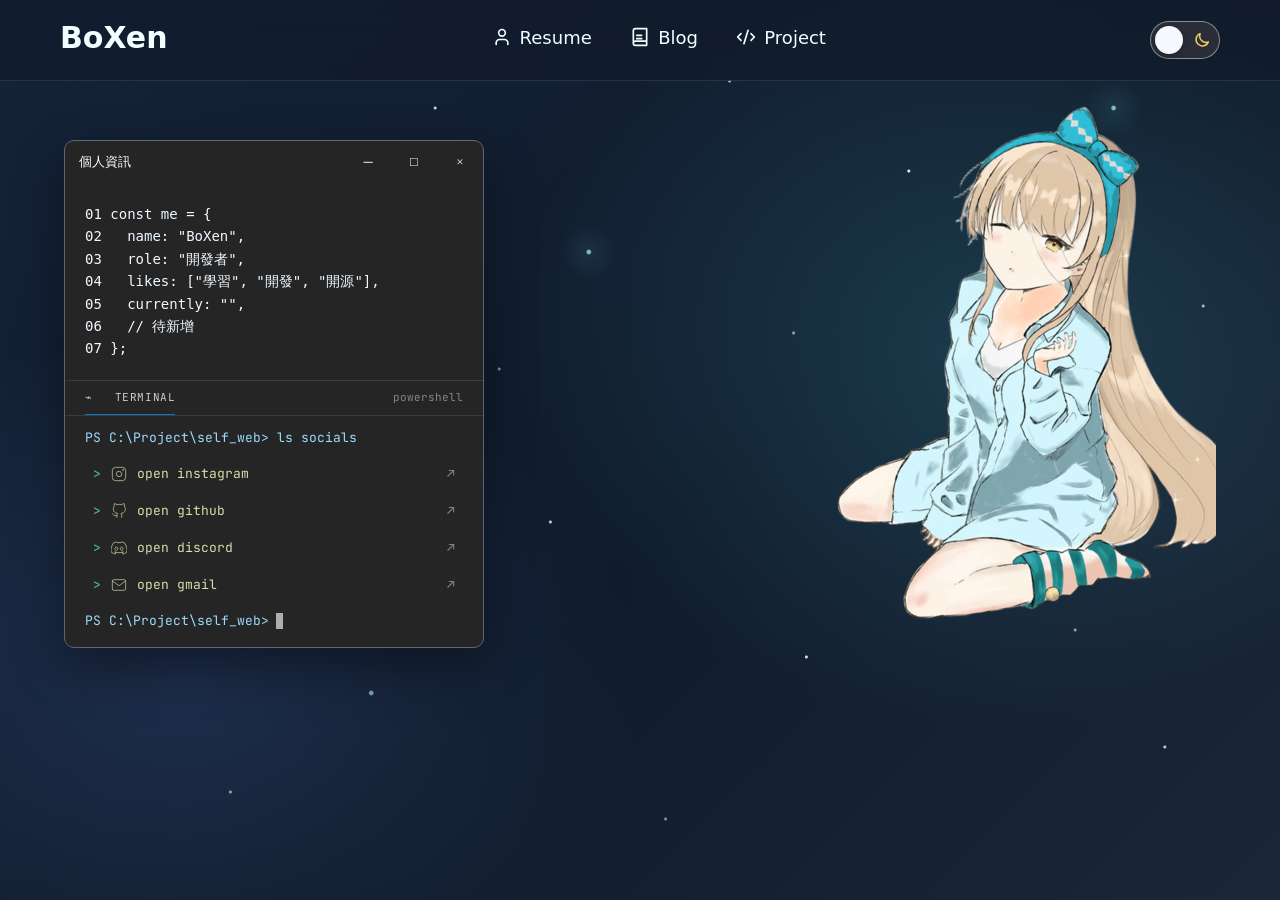
<file: index.html>
<!DOCTYPE html>
<html lang="zh-Hant">
<head>
    <meta charset="UTF-8">
    <meta name="viewport" content="width=device-width, initial-scale=1.0">
    <meta name="description" content="BoXen 的個人網站，分享履歷、學習筆記與專案作品。">
    <link rel="preconnect" href="https://fonts.googleapis.com">
    <link rel="preconnect" href="https://fonts.gstatic.com" crossorigin>
    <link href="https://fonts.googleapis.com/css2?family=Fredoka:wght@300..700&family=JetBrains+Mono:wght@400;700&display=swap" rel="stylesheet">
    <link rel="stylesheet" href="assets/css/base.css">
    <link rel="stylesheet" href="assets/css/nav.css">
    <link rel="stylesheet" href="assets/css/components.css">
    <link rel="stylesheet" href="assets/css/index.css">
    <link rel="stylesheet" href="assets/css/theme.css">
    <script src="assets/js/theme.js"></script>
    <script src="assets/js/nav.js" defer></script>
    <script src="assets/js/window-drag.js" defer></script>
    <title>BoXen｜個人網站</title>
</head>
<body class="main-body">
    <nav class="custom-navbar" aria-label="主要導覽">
        <div class="nav-container">
            <a href="./index.html" class="nav-name" aria-current="page">BoXen</a>
            <div class="nav-menu">
                <a href="./resume.html" class="nav-item">
                    <svg aria-hidden="true" focusable="false" viewBox="0 0 24 24" class="nav-icon"><path d="M19 21v-2a4 4 0 0 0-4-4H9a4 4 0 0 0-4 4v2"/><circle cx="12" cy="7" r="4"/></svg>
                    <span>Resume</span>
                </a>
                <a href="./blog.html" class="nav-item">
                    <svg aria-hidden="true" focusable="false" viewBox="0 0 24 24" class="nav-icon"><path d="M4 19.5v-15A2.5 2.5 0 0 1 6.5 2H20v20H6.5a2.5 2.5 0 0 1 0-5H20"/><path d="M14 10H8"/><path d="M14 14H8"/></svg>
                    <span>Blog</span>
                </a>
                <a href="./project.html" class="nav-item">
                    <svg aria-hidden="true" focusable="false" viewBox="0 0 24 24" class="nav-icon"><path d="M18 16l4-4-4-4"/><path d="M6 8l-4 4 4 4"/><path d="M14.5 4l-5 16"/></svg>
                    <span>Project</span>
                </a>
            </div>
            <button class="theme-toggle" type="button" aria-label="切換為淺色模式" aria-pressed="false">
                <svg aria-hidden="true" viewBox="0 0 24 24"><path d="M12 3v2m0 14v2M3 12h2m14 0h2M5.6 5.6 7 7m10 10 1.4 1.4M18.4 5.6 17 7M7 17l-1.4 1.4"/><circle cx="12" cy="12" r="4"/></svg>
                <svg aria-hidden="true" viewBox="0 0 24 24"><path d="M20.5 14.5A8.5 8.5 0 0 1 9.5 3.5 8.5 8.5 0 1 0 20.5 14.5Z"/></svg>
            </button>
        </div>
    </nav>
    
    <main class="container">
        <header class="home-intro">
            <h1>Boxen</h1>
            <p class="home-intro-description">喜歡學習、開發與開源。</p>
        </header>
        <section class="social-window">
            <div class="window-titlebar" aria-hidden="true">
                <div class="window-title">
                    個人資訊
                </div>
                <div class="window-controls" aria-hidden="true">
                    <span>─</span><span>□</span><span>×</span>
                </div>
            </div>
            <div class="window-content">
                <pre><code><span class="line" aria-hidden="true">01</span> const me = {
<span class="line" aria-hidden="true">02</span>   name: "BoXen",
<span class="line" aria-hidden="true">03</span>   role: "開發者",
<span class="line" aria-hidden="true">04</span>   likes: ["學習", "開發", "開源"],
<span class="line" aria-hidden="true">05</span>   currently: "",
<span class="line" aria-hidden="true">06</span>   // 待新增
<span class="line" aria-hidden="true">07</span> };</code></pre>
            </div>
            <nav class="social-links" aria-label="社群連結">
                <div class="terminal-tabs" aria-hidden="true">
                    <span class="terminal-tab">⌁ &nbsp; TERMINAL</span>
                    <span class="terminal-shell">powershell</span>
                </div>
                <div class="terminal-path" aria-hidden="true">PS C:\Project\self_web&gt; ls socials</div>
                <a href="https://www.instagram.com/wbx_.0709/" class="container-link" aria-label="Instagram">
                    <span class="terminal-prompt" aria-hidden="true">&gt;</span>
                    <svg aria-hidden="true" focusable="false" viewBox="0 0 24 24" xmlns="http://www.w3.org/2000/svg">
                        <rect x="2" y="2" width="20" height="20" rx="5" ry="5"></rect>
                        <path d="M16 11.37A4 4 0 1 1 12.63 8 4 4 0 0 1 16 11.37z"></path>
                        <line x1="17.5" y1="6.5" x2="17.51" y2="6.5"></line>
                        <circle cx="18" cy="6" r="1.2" fill="currentColor" stroke="none"></circle>
                    </svg>
                    <span class="terminal-command">open instagram</span><span class="terminal-arrow" aria-hidden="true">↗</span>
                </a>
                <a href="https://github.com/sony353460-debug" class="container-link" aria-label="GitHub">
                    <span class="terminal-prompt" aria-hidden="true">&gt;</span>
                    <svg aria-hidden="true" focusable="false" viewBox="0 0 24 24" xmlns="http://www.w3.org/2000/svg">
                        <path d="M9 19c-5 1.5-5-2.5-7-3m14 6v-3.87a3.37 3.37 0 0 0-.94-2.61c3.14-.35 6.44-1.54 6.44-7A5.44 5.44 0 0 0 20 4.77 5.07 5.07 0 0 0 19.91 1S18.73.65 16 2.48a13.38 13.38 0 0 0-7 0C6.27.65 5.09 1 5.09 1A5.07 5.07 0 0 0 5 4.77a5.44 5.44 0 0 0-1.5 3.78c0 5.42 3.3 6.61 6.44 7a3.37 3.37 0 0 0-.94 2.61V22"></path>
                    </svg>
                    <span class="terminal-command">open github</span><span class="terminal-arrow" aria-hidden="true">↗</span>
                </a>
                <a href="https://discordapp.com/users/874302181589798932" class="container-link" aria-label="Discord">
                    <span class="terminal-prompt" aria-hidden="true">&gt;</span>
                    <svg aria-hidden="true" focusable="false" viewBox="0 0 24 24" xmlns="http://www.w3.org/2000/svg">
                        <path d="M20.317 4.3698a19.7913 19.7913 0 00-4.8851-1.5152.0741.0741 0 00-.0785.0371c-.211.3753-.4447.8648-.6083 1.2495-1.8447-.2762-3.6853-.2762-5.4868 0-.1636-.3933-.4058-.8742-.6177-1.2495a.077.077 0 00-.0785-.037 19.7363 19.7363 0 00-4.8852 1.515.0699.0699 0 00-.0321.0277C.5334 9.0458-.319 13.5799.0992 18.0578a.0824.0824 0 00.0312.0561c2.0528 1.5076 4.0413 2.4228 5.9929 3.0294a.0777.0777 0 00.0842-.0276c.4622-.636.8733-1.2952 1.226-1.9942a.076.076 0 00-.0416-.1057c-.6528-.2476-1.2743-.5495-1.8722-.8923a.077.077 0 01-.0076-.1277c.1258-.0943.2517-.1923.3718-.2914a.0743.0743 0 01.0776-.0105c3.9278 1.7933 8.18 1.7933 12.0614 0a.0739.0739 0 01.0785.0095c.1202.099.246.1981.3728.2924a.077.077 0 01-.0066.1276 12.2986 12.2986 0 01-1.873.8914.0766.0766 0 00-.0407.1067c.3604.698.7719 1.3628 1.225 1.9932a.076.076 0 00.0842.0286c1.961-.6067 3.9495-1.5219 6.0023-3.0294a.077.077 0 00.0313-.0552c.5004-5.177-.8382-9.6739-3.5485-13.6604a.061.061 0 00-.0312-.0286zM8.02 15.3312c-1.1825 0-2.1569-1.0857-2.1569-2.419 0-1.3332.9555-2.4189 2.157-2.4189 1.2108 0 2.1757 1.0952 2.1568 2.419 0 1.3332-.946 2.419-2.1568 2.419zm7.9748 0c-1.1825 0-2.1569-1.0857-2.1569-2.419 0-1.3332.9554-2.4189 2.1569-2.4189 1.2108 0 2.1757 1.0952 2.1568 2.419 0 1.3332-.946 2.419-2.1568 2.419z"></path>
                    </svg>
                    <span class="terminal-command">open discord</span><span class="terminal-arrow" aria-hidden="true">↗</span>
                </a>
                <a href="mailto:sony353460@gmail.com" class="container-link" aria-label="Gmail">
                    <span class="terminal-prompt" aria-hidden="true">&gt;</span>
                    <svg aria-hidden="true" focusable="false" viewBox="0 0 24 24" xmlns="http://www.w3.org/2000/svg">
                        <path d="M4 4h16c1.1 0 2 .9 2 2v12c0 1.1-.9 2-2 2H4c-1.1 0-2-.9-2-2V6c0-1.1.9-2 2-2z"></path>
                        <polyline points="22,6 12,13 2,6"></polyline>
                    </svg>
                    <span class="terminal-command">open gmail</span><span class="terminal-arrow" aria-hidden="true">↗</span>
                </a>
                <div class="terminal-cursor-line" aria-hidden="true"><span>PS C:\Project\self_web&gt;</span><span class="terminal-cursor"></span></div>
            </nav>
        </section>
        <div class="home-illustration">
            <img src="./assets/images/真晝.png" alt="真晝角色插畫">
        </div>
        <!-- <div class="container-cat" aria-hidden="true">
            <img src="./assets/images/cat_base_body.png" class="cat_base_body" alt="">
            <img src="./assets/images/cat_base_eyes.png" class="cat_base_eyes" alt="">
            <img src="./assets/images/cat_look_down.png" class="cat_look_down" alt="">
            <img src="./assets/images/cat_petted.png" class="cat_petted" alt="">
        </div> -->
    </main>
</body>
</html>
</file>
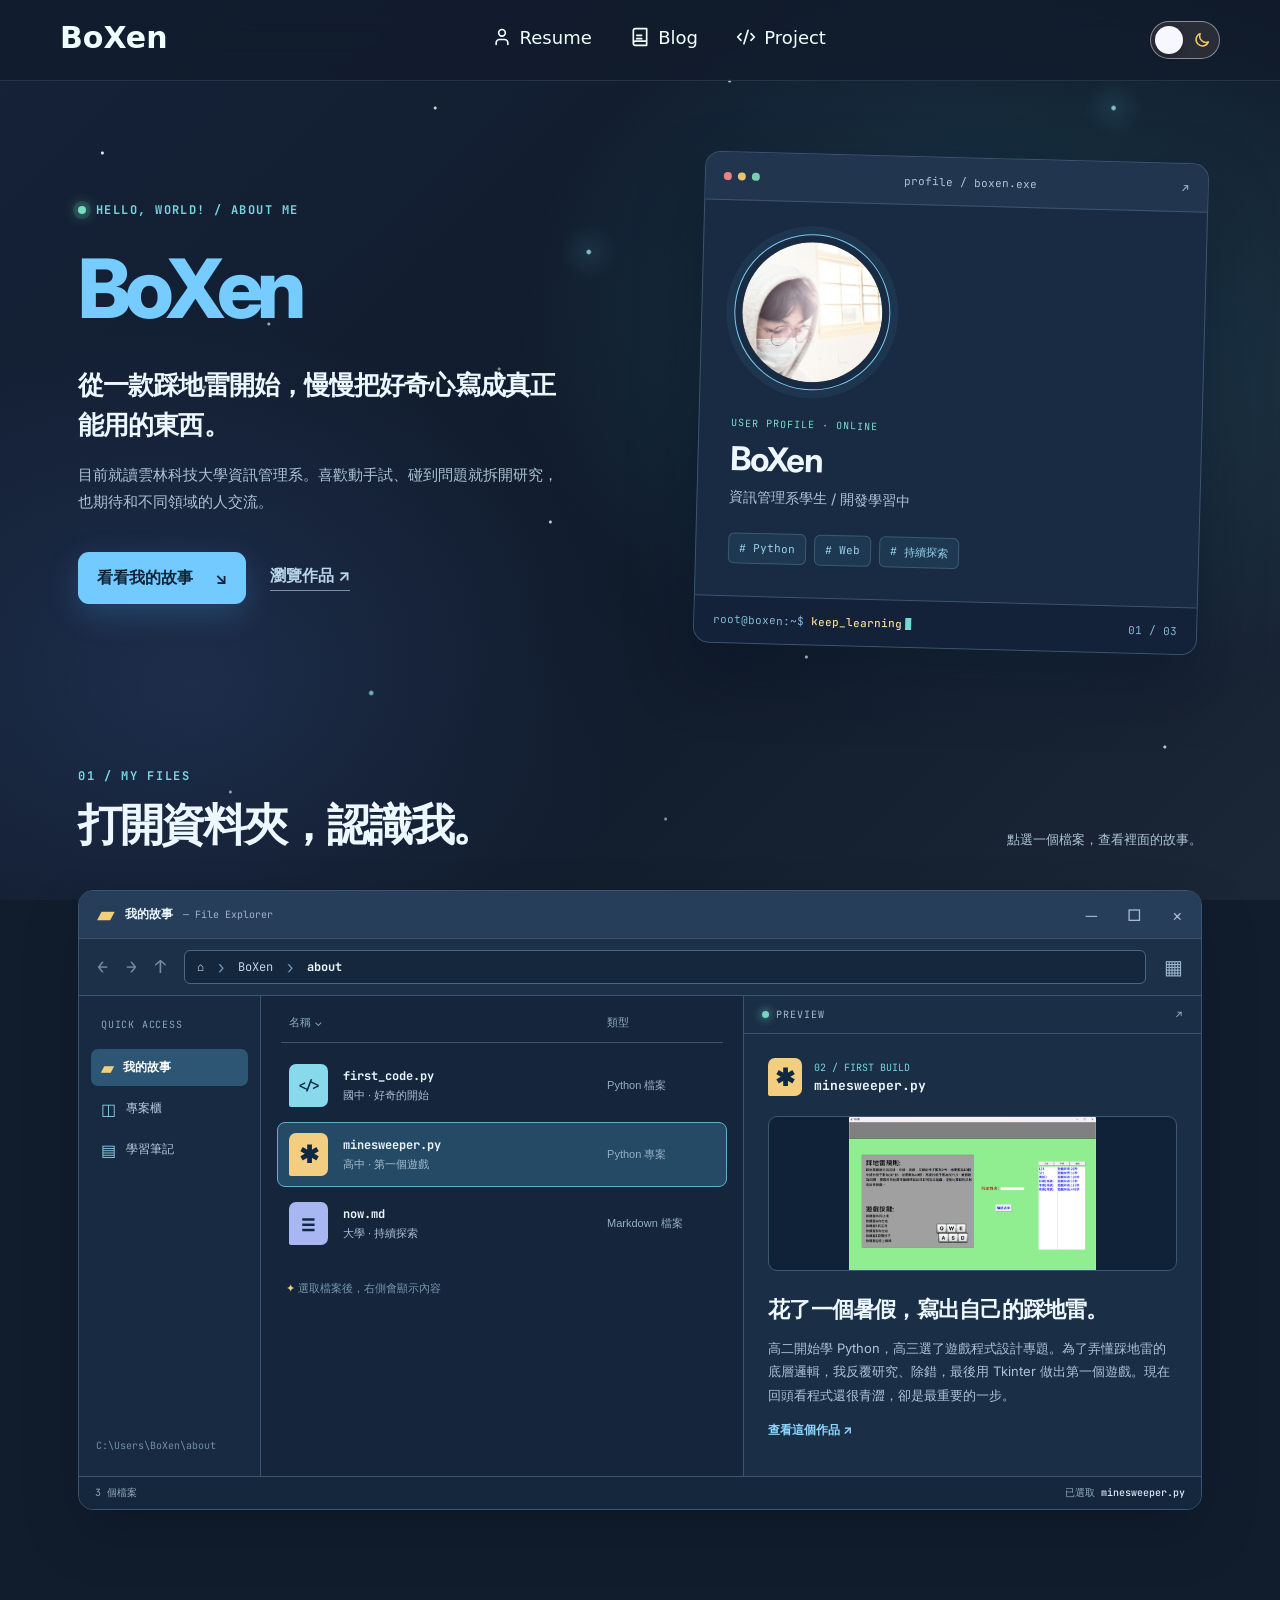
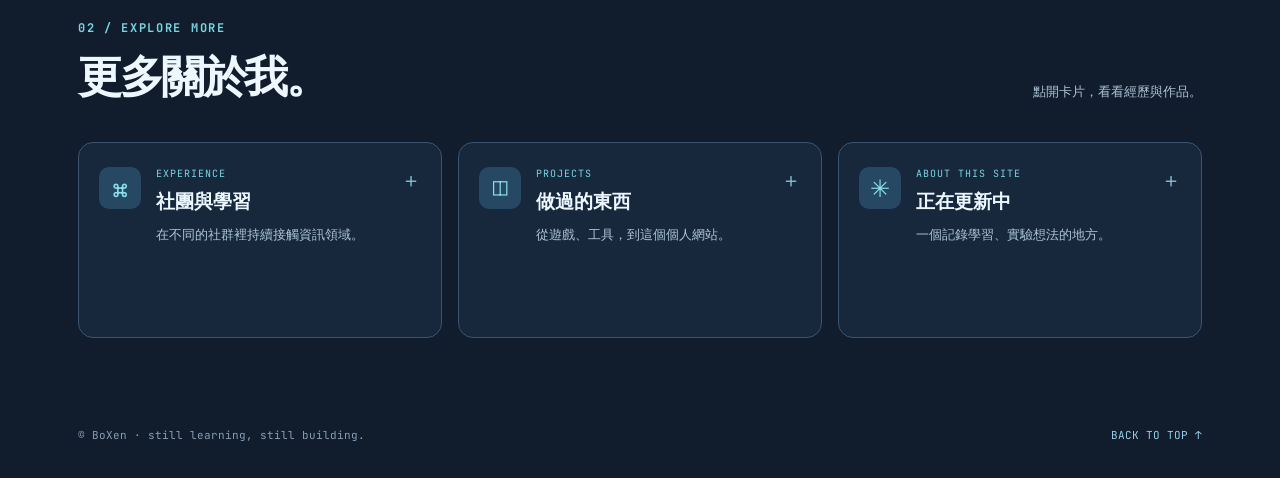
<file: about.html>
<!DOCTYPE html>
<html lang="zh-Hant">
<head>
    <meta charset="UTF-8">
    <meta name="viewport" content="width=device-width, initial-scale=1.0">
    <meta name="description" content="認識 BoXen：從第一個 Python 踩地雷遊戲，到持續探索程式與資訊領域的學習旅程。">
    <link rel="preconnect" href="https://fonts.googleapis.com">
    <link rel="preconnect" href="https://fonts.gstatic.com" crossorigin>
    <link href="https://fonts.googleapis.com/css2?family=Inter:wght@400;500;600;700;800&family=JetBrains+Mono:wght@400;500;700&display=swap" rel="stylesheet">
    <link rel="stylesheet" href="assets/css/base.css">
    <link rel="stylesheet" href="assets/css/nav.css">
    <link rel="stylesheet" href="assets/css/components.css">
    <link rel="stylesheet" href="assets/css/about.css">
    <link rel="stylesheet" href="assets/css/theme.css">
    <script src="assets/js/theme.js"></script>
    <script src="assets/js/nav.js" defer></script>
    <script src="assets/js/about.js" defer></script>
    <title>關於我｜BoXen</title>
</head>
<body class="main-body about-body">
  <nav class="custom-navbar" aria-label="主要導覽">
      <div class="nav-container">
          <a href="./index.html" class="nav-name">BoXen</a>
          <div class="nav-menu">
              <a href="./resume.html" class="nav-item">
                  <svg aria-hidden="true" focusable="false" viewBox="0 0 24 24" class="nav-icon"><path d="M19 21v-2a4 4 0 0 0-4-4H9a4 4 0 0 0-4 4v2"/><circle cx="12" cy="7" r="4"/></svg>
                  <span>Resume</span>
              </a>
              <a href="./blog.html" class="nav-item">
                  <svg aria-hidden="true" focusable="false" viewBox="0 0 24 24" class="nav-icon"><path d="M4 19.5v-15A2.5 2.5 0 0 1 6.5 2H20v20H6.5a2.5 2.5 0 0 1 0-5H20"/><path d="M14 10H8"/><path d="M14 14H8"/></svg>
                  <span>Blog</span>
              </a>
              <a href="./project.html" class="nav-item">
                  <svg aria-hidden="true" focusable="false" viewBox="0 0 24 24" class="nav-icon"><path d="M18 16l4-4-4-4"/><path d="M6 8l-4 4 4 4"/><path d="M14.5 4l-5 16"/></svg>
                  <span>Project</span>
              </a>
          </div>
          <button class="theme-toggle" type="button" aria-label="切換為淺色模式" aria-pressed="false">
              <svg aria-hidden="true" viewBox="0 0 24 24"><path d="M12 3v2m0 14v2M3 12h2m14 0h2M5.6 5.6 7 7m10 10 1.4 1.4M18.4 5.6 17 7M7 17l-1.4 1.4"/><circle cx="12" cy="12" r="4"/></svg>
              <svg aria-hidden="true" viewBox="0 0 24 24"><path d="M20.5 14.5A8.5 8.5 0 0 1 9.5 3.5 8.5 8.5 0 1 0 20.5 14.5Z"/></svg>
          </button>
      </div>
  </nav>
  <main class="about-shell">
    <section class="hero" aria-labelledby="hero-title">
      <div class="hero-copy">
        <p class="eyebrow"><span class="status-dot"></span> HELLO, WORLD! / ABOUT ME</p>
        <h1 id="hero-title"> <span>BoXen</span></h1>
        <p class="hero-lead">從一款踩地雷開始，慢慢把好奇心寫成真正能用的東西。</p>
        <p class="hero-description">目前就讀雲林科技大學資訊管理系。喜歡動手試、碰到問題就拆開研究，也期待和不同領域的人交流。</p>
        <div class="hero-actions"><a class="primary-action" href="#journey">看看我的故事 <span aria-hidden="true">↘</span></a><a class="text-action" href="./project.html">瀏覽作品 ↗</a></div>
      </div>
      <div class="profile-window" aria-label="BoXen 個人檔案">
        <div class="window-bar"><div class="window-dots" aria-hidden="true"><i></i><i></i><i></i></div><span>profile / boxen.exe</span><span aria-hidden="true">↗</span></div>
        <div class="profile-content">
          <div class="avatar-frame"><img src="./assets/images/avatar.png" alt="BoXen 的頭像"></div>
          <div class="profile-meta"><span class="profile-label">USER PROFILE · ONLINE</span><strong>BoXen</strong><span>資訊管理系學生 / 開發學習中</span></div>
          <div class="profile-tags"><span># Python</span><span># Web</span><span># 持續探索</span></div>
        </div>
        <div class="window-footer"><span>root@boxen:~$ <b>keep_learning</b><i class="cursor" aria-hidden="true"></i></span><span>01 / 03</span></div>
      </div>
    </section>

    <section class="section" id="journey" aria-labelledby="journey-title">
      <div class="section-heading"><div><p class="section-kicker">01 / MY FILES</p><h2 id="journey-title">打開資料夾，認識我。</h2></div><p>點選一個檔案，查看裡面的故事。</p></div>
      <div class="file-explorer" aria-label="我的故事檔案總管">
        <div class="explorer-titlebar">
          <div class="explorer-title"><span class="folder-mark" aria-hidden="true">▰</span><strong>我的故事</strong><span class="titlebar-suffix">— File Explorer</span></div>
          <div class="explorer-controls" aria-hidden="true"><span>─</span><span>□</span><span>×</span></div>
        </div>
        <div class="explorer-toolbar">
          <span class="toolbar-arrow" aria-hidden="true">←</span>
          <span class="toolbar-arrow" aria-hidden="true">→</span>
          <span class="toolbar-arrow" aria-hidden="true">↑</span>
          <div class="path-bar" aria-label="目前位置"><span aria-hidden="true">⌂</span><span class="path-divider" aria-hidden="true">›</span><span>BoXen</span><span class="path-divider" aria-hidden="true">›</span><strong>about</strong></div>
          <span class="toolbar-view" aria-hidden="true">▦</span>
        </div>
        <div class="explorer-content">
          <aside class="explorer-sidebar" aria-label="快速存取">
            <p>QUICK ACCESS</p>
            <span class="sidebar-current"><span aria-hidden="true">▰</span> 我的故事</span>
            <a href="./project.html"><span aria-hidden="true">◫</span> 專案櫃</a>
            <a href="./blog.html"><span aria-hidden="true">▤</span> 學習筆記</a>
            <div class="sidebar-path">C:\Users\BoXen\about</div>
          </aside>
          <div class="explorer-main">
            <div class="files-header"><span>名稱 <span aria-hidden="true">⌄</span></span><span>類型</span></div>
            <div class="file-list" aria-label="故事檔案">
              <button class="story-file" type="button" aria-controls="file-start" aria-pressed="false">
                <span class="file-symbol file-symbol-code" aria-hidden="true">&lt;/&gt;</span><span class="file-name"><strong>first_code.py</strong><small>國中 · 好奇的開始</small></span><span class="file-type">Python 檔案</span>
              </button>
              <button class="story-file is-selected" type="button" aria-controls="file-game" aria-pressed="true">
                <span class="file-symbol file-symbol-game" aria-hidden="true">✱</span><span class="file-name"><strong>minesweeper.py</strong><small>高中 · 第一個遊戲</small></span><span class="file-type">Python 專案</span>
              </button>
              <button class="story-file" type="button" aria-controls="file-now" aria-pressed="false">
                <span class="file-symbol file-symbol-note" aria-hidden="true">≡</span><span class="file-name"><strong>now.md</strong><small>大學 · 持續探索</small></span><span class="file-type">Markdown 檔案</span>
              </button>
            </div>
            <div class="explorer-hint"><span aria-hidden="true">✦</span> 選取檔案後，右側會顯示內容</div>
          </div>
          <div class="preview-area" aria-live="polite">
            <div class="preview-chrome"><span class="preview-light" aria-hidden="true"></span><span>PREVIEW</span><span aria-hidden="true">↗</span></div>
            <article class="file-preview" id="file-start" hidden>
              <div class="preview-file"><span class="file-symbol file-symbol-code" aria-hidden="true">&lt;/&gt;</span><div><small>01 / THE SPARK</small><strong>first_code.py</strong></div></div>
              <div class="code-preview" aria-label="程式碼示意"><span class="code-line"><i>01</i><span class="code-comment"># 最初的一點好奇</span></span><span class="code-line"><i>02</i><span><b>print</b>(<em>"Hello World"</em>)</span></span><span class="code-line"><i>03</i><span class="code-output">↳ Hello World</span></span></div>
              <h3>第一次發現，原來想法可以被寫出來。</h3>
              <p>國中時稍微接觸過程式，對這個領域產生興趣。那時還不知道自己會做什麼，但已經想繼續試試看。</p>
            </article>
            <article class="file-preview" id="file-game">
              <div class="preview-file"><span class="file-symbol file-symbol-game" aria-hidden="true">✱</span><div><small>02 / FIRST BUILD</small><strong>minesweeper.py</strong></div></div>
              <div class="preview-image"><img src="./assets/images/game.png" alt="Python Tkinter 踩地雷遊戲畫面"></div>
              <h3>花了一個暑假，寫出自己的踩地雷。</h3>
              <p>高二開始學 Python，高三選了遊戲程式設計專題。為了弄懂踩地雷的底層邏輯，我反覆研究、除錯，最後用 Tkinter 做出第一個遊戲。現在回頭看程式還很青澀，卻是最重要的一步。</p>
              <a href="./project.html">查看這個作品 ↗</a>
            </article>
            <article class="file-preview" id="file-now" hidden>
              <div class="preview-file"><span class="file-symbol file-symbol-note" aria-hidden="true">≡</span><div><small>03 / IN PROGRESS</small><strong>now.md</strong></div></div>
              <div class="note-preview"><span>## 現在正在做的事</span><strong>持續探索，逐步實現想法。<i class="cursor" aria-hidden="true"></i></strong><small>STATUS: IN PROGRESS</small></div>
              <h3>把有興趣的想法逐步實現。</h3>
              <p>現在就讀雲科大資訊管理系，持續透過課堂、社群與自己的專案接觸不同技術。</p>
              <a href="./project.html">看看近期作品 ↗</a>
            </article>
          </div>
        </div>
        <div class="explorer-status"><span>3 個檔案</span><span>已選取 <strong id="selected-file-name">minesweeper.py</strong></span></div>
      </div>
    </section>

    <section class="section explore-section" aria-labelledby="explore-title">
      <div class="section-heading"><div><p class="section-kicker">02 / EXPLORE MORE</p><h2 id="explore-title">更多關於我。</h2></div><p>點開卡片，看看經歷與作品。</p></div>
      <div class="explore-grid">
        <details class="explore-card">
            <summary><span class="card-icon" aria-hidden="true">⌘</span><span class="card-heading"><small>EXPERIENCE</small><strong>社團與學習</strong><span>在不同的社群裡持續接觸資訊領域。</span></span><span class="expand-icon" aria-hidden="true">＋</span></summary>
            <div class="card-details">
                <ul><li><span>2024 – 2025</span><strong>南附資研社</strong></li>
                    <li><span>2025 </span><strong>SCIST 學員</strong></li>
                    <li><span>2025 </span><strong>SITCON </strong></li>
                    <li><span>2025 起</span><strong>雲科網管小組</strong></li></ul>
            </div>
        </details>
        <details class="explore-card"><summary><span class="card-icon" aria-hidden="true">◫</span><span class="card-heading"><small>PROJECTS</small><strong>做過的東西</strong><span>從遊戲、工具，到這個個人網站。</span></span><span class="expand-icon" aria-hidden="true">＋</span></summary>
            <div class="card-details">
                <ul><li><span>Python / Tkinter</span><strong>踩地雷遊戲</strong></li>
                    <li><span>Python / Discord API</span><strong>記帳機器人</strong></li>
                    <li><span>HTML / CSS / JS</span><strong>個人網站</strong></li>
                    <li><span>Godot</span><strong>蛙得法</strong></li>
                    <li><span>FastAIP / Discord bot</span><strong>打卡機</strong></li>
                </ul>
                <a href="./project.html">前往專案櫃 ↗</a>
            </div>
        </details>
        <details class="explore-card"><summary><span class="card-icon" aria-hidden="true">✳</span><span class="card-heading"><small>ABOUT THIS SITE</small><strong>正在更新中</strong><span>一個記錄學習、實驗想法的地方。</span></span><span class="expand-icon" aria-hidden="true">＋</span></summary>
            <div class="card-details">
                <p>這個網站是我花一個寒假學習網頁製作的成果，也會隨著新的作品與想法慢慢改變。</p><a href="./blog.html">閱讀學習紀錄 ↗</a>
            </div>
        </details>
      </div>
    </section>
    <footer class="about-footer"><span>© BoXen · still learning, still building.</span><a href="#hero-title">BACK TO TOP ↑</a></footer>
  </main>
</body>
</html>
</file>
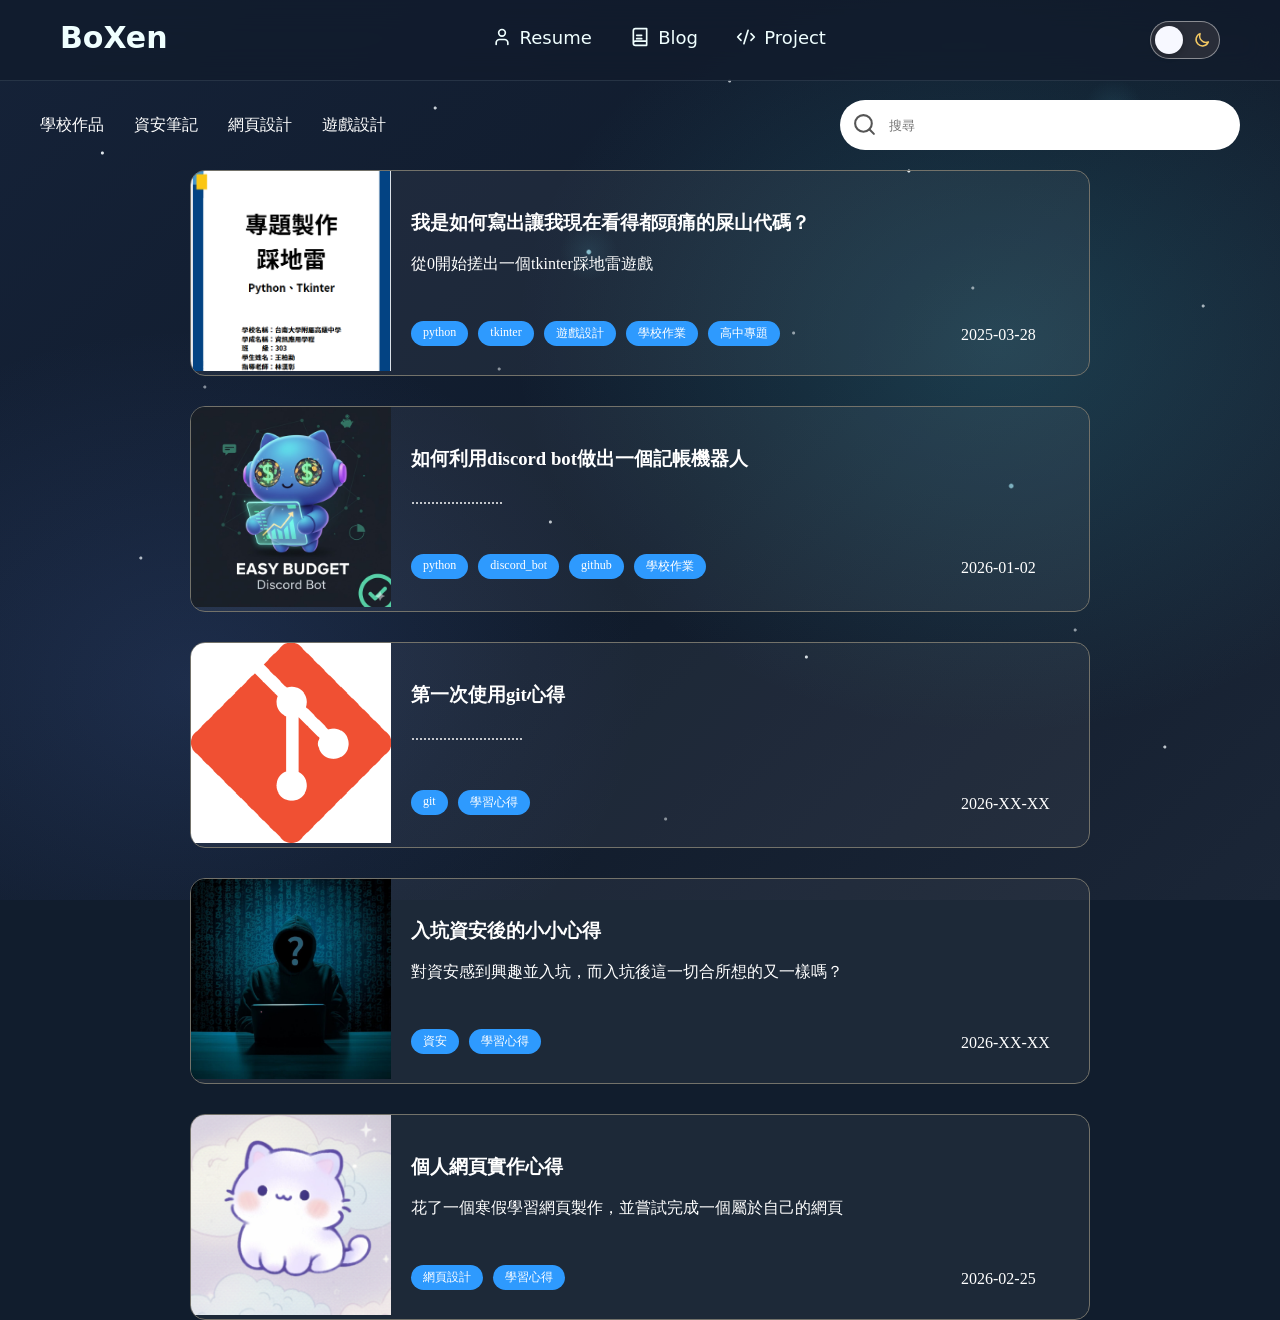
<file: blog.html>
<!DOCTYPE html>
<html lang="zh-Hant">
<head>
    <meta charset="UTF-8">
    <meta name="viewport" content="width=device-width, initial-scale=1.0">
    <meta name="description" content="BoXen 的學習筆記，記錄程式開發、資訊安全與網頁設計的心得。">
    <link rel="stylesheet" href="assets/css/base.css">
    <link rel="stylesheet" href="assets/css/nav.css">
    <link rel="stylesheet" href="assets/css/components.css">
    <link rel="stylesheet" href="assets/css/blog.css">
    <link rel="stylesheet" href="assets/css/theme.css">
    <script src="assets/js/theme.js"></script>
    <script src="assets/js/nav.js" defer></script>
    <title>學習筆記｜BoXen</title>
</head>
<body class="main-body">
    <nav class="custom-navbar" aria-label="主要導覽">
        <div class="nav-container">
            <a href="./index.html" class="nav-name">BoXen</a>
            <div class="nav-menu">
                <a href="./resume.html" class="nav-item">
                    <svg aria-hidden="true" focusable="false" viewBox="0 0 24 24" class="nav-icon"><path d="M19 21v-2a4 4 0 0 0-4-4H9a4 4 0 0 0-4 4v2"/><circle cx="12" cy="7" r="4"/></svg>
                    <span>Resume</span>
                </a>
                <a href="./blog.html" class="nav-item" aria-current="page">
                    <svg aria-hidden="true" focusable="false" viewBox="0 0 24 24" class="nav-icon"><path d="M4 19.5v-15A2.5 2.5 0 0 1 6.5 2H20v20H6.5a2.5 2.5 0 0 1 0-5H20"/><path d="M14 10H8"/><path d="M14 14H8"/></svg>
                    <span>Blog</span>
                </a>
                <a href="./project.html" class="nav-item">
                    <svg aria-hidden="true" focusable="false" viewBox="0 0 24 24" class="nav-icon"><path d="M18 16l4-4-4-4"/><path d="M6 8l-4 4 4 4"/><path d="M14.5 4l-5 16"/></svg>
                    <span>Project</span>
                </a>
            </div>
            <button class="theme-toggle" type="button" aria-label="切換為淺色模式" aria-pressed="false">
                <svg aria-hidden="true" viewBox="0 0 24 24"><path d="M12 3v2m0 14v2M3 12h2m14 0h2M5.6 5.6 7 7m10 10 1.4 1.4M18.4 5.6 17 7M7 17l-1.4 1.4"/><circle cx="12" cy="12" r="4"/></svg>
                <svg aria-hidden="true" viewBox="0 0 24 24"><path d="M20.5 14.5A8.5 8.5 0 0 1 9.5 3.5 8.5 8.5 0 1 0 20.5 14.5Z"/></svg>
            </button>
        </div>
    </nav>



    <main>
        <div class="blog-nav">
            <div>
                <nav class="blog-recommend">
                    <div>
                        <a href="">學校作品</a>
                    </div>
                    <div>
                        <a href="">資安筆記</a>
                    </div>
                    <div>
                        <a href="">網頁設計</a>
                    </div>
                    <div>
                        <a href="">遊戲設計</a>
                    </div>
                </nav>
            </div>

            <div class="blog-search">
                <svg xmlns="http://www.w3.org/2000/svg" viewBox="0 0 24 24" fill="none" stroke="currentColor" stroke-linecap="round" stroke-linejoin="round" class="search-icon">
                    <circle cx="11" cy="11" r="8"></circle>
                    <line x1="21" y1="21" x2="16.65" y2="16.65"></line>
                </svg>
                <input type="search" placeholder="搜尋" checked>
            </div>
        </div>
        
        <div class="main">


            <a href="https://www.canva.com/design/DAGZJT_0Fpo/B0AhuVCuVti2CJ3uJ2Bs9w/edit?utm_content=DAGZJT_0Fpo&utm_campaign=designshare&utm_medium=link2&utm_source=sharebutton" class="post">
                <div class="post-image">
                    <img src="./assets/images/踩地雷.png" alt="踩地雷">
                </div>
                <div class="post-text">
                    <h3>我是如何寫出讓我現在看得都頭痛的屎山代碼？</h3>
                    <p>從0開始搓出一個tkinter踩地雷遊戲</p>
                    <div class="post-tags">
                        <span class="post-tag">python</span>
                        <span class="post-tag">tkinter</span>
                        <span class="post-tag">遊戲設計</span>
                        <span class="post-tag">學校作業</span>
                        <span class="post-tag">高中專題</span>
                    </div>
                    <div class="post-date">
                        <span>2025-03-28</span>
                    </div>
                    
                </div>
            </a>




            <a href="https://github.com/sony353460-debug/records_homework" class="post">
                <div class="post-image">
                    <img src="./assets/images/discord_bot.png">
                </div>
                <div class="post-text">
                    <h3>如何利用discord bot做出一個記帳機器人</h3>
                    <p>.......................</p>
                    <div class="post-tags">
                        <span class="post-tag">python</span>
                        <span class="post-tag">discord_bot</span>
                        <span class="post-tag">github</span>
                        <span class="post-tag">學校作業</span>
                    </div>
                    <div class="post-date">
                        <span>2026-01-02</span>
                    </div>
                    
                </div>
            </a>

            <a href="" class="post">
                <div class="post-image">
                    <img src="./assets/images/git.png">
                </div>
                <div class="post-text">
                    <h3>第一次使用git心得</h3>
                    <p>............................</p>
                    <div class="post-tags">
                        <span class="post-tag">git</span>
                        <span class="post-tag">學習心得</span>
                    </div>
                    <div class="post-date">
                        <span>2026-XX-XX</span>
                    </div>
                </div>
            </a>

            <a href="https://hackmd.io/@195hzBrlRKiM-hADbia-pA/Byv2-XkwWg" class="post">
                <div class="post-image">
                    <img src="./assets/images/hacker.png">
                </div>
                <div class="post-text">
                    <h3>入坑資安後的小小心得</h3>
                    <p>對資安感到興趣並入坑，而入坑後這一切合所想的又一樣嗎？</p>
                    <div class="post-tags">
                        <span class="post-tag">資安</span>
                        <span class="post-tag">學習心得</span>
                    </div>
                    <div class="post-date">
                        <span>2026-XX-XX</span>
                    </div>
                </div>
            </a>

            <a href="" class="post">
                <div class="post-image">
                    <img src="./assets/images/post_web.png">
                </div>
                <div class="post-text">
                    <h3>個人網頁實作心得</h3>
                    <p>花了一個寒假學習網頁製作，並嘗試完成一個屬於自己的網頁</p>
                    <div class="post-tags">
                        <span class="post-tag">網頁設計</span>
                        <span class="post-tag">學習心得</span>
                    </div>
                    <div class="post-date">
                        <span>2026-02-25</span>
                    </div>
                </div>
            </a>
        </div>
    </main>

</body>
</html>
</file>
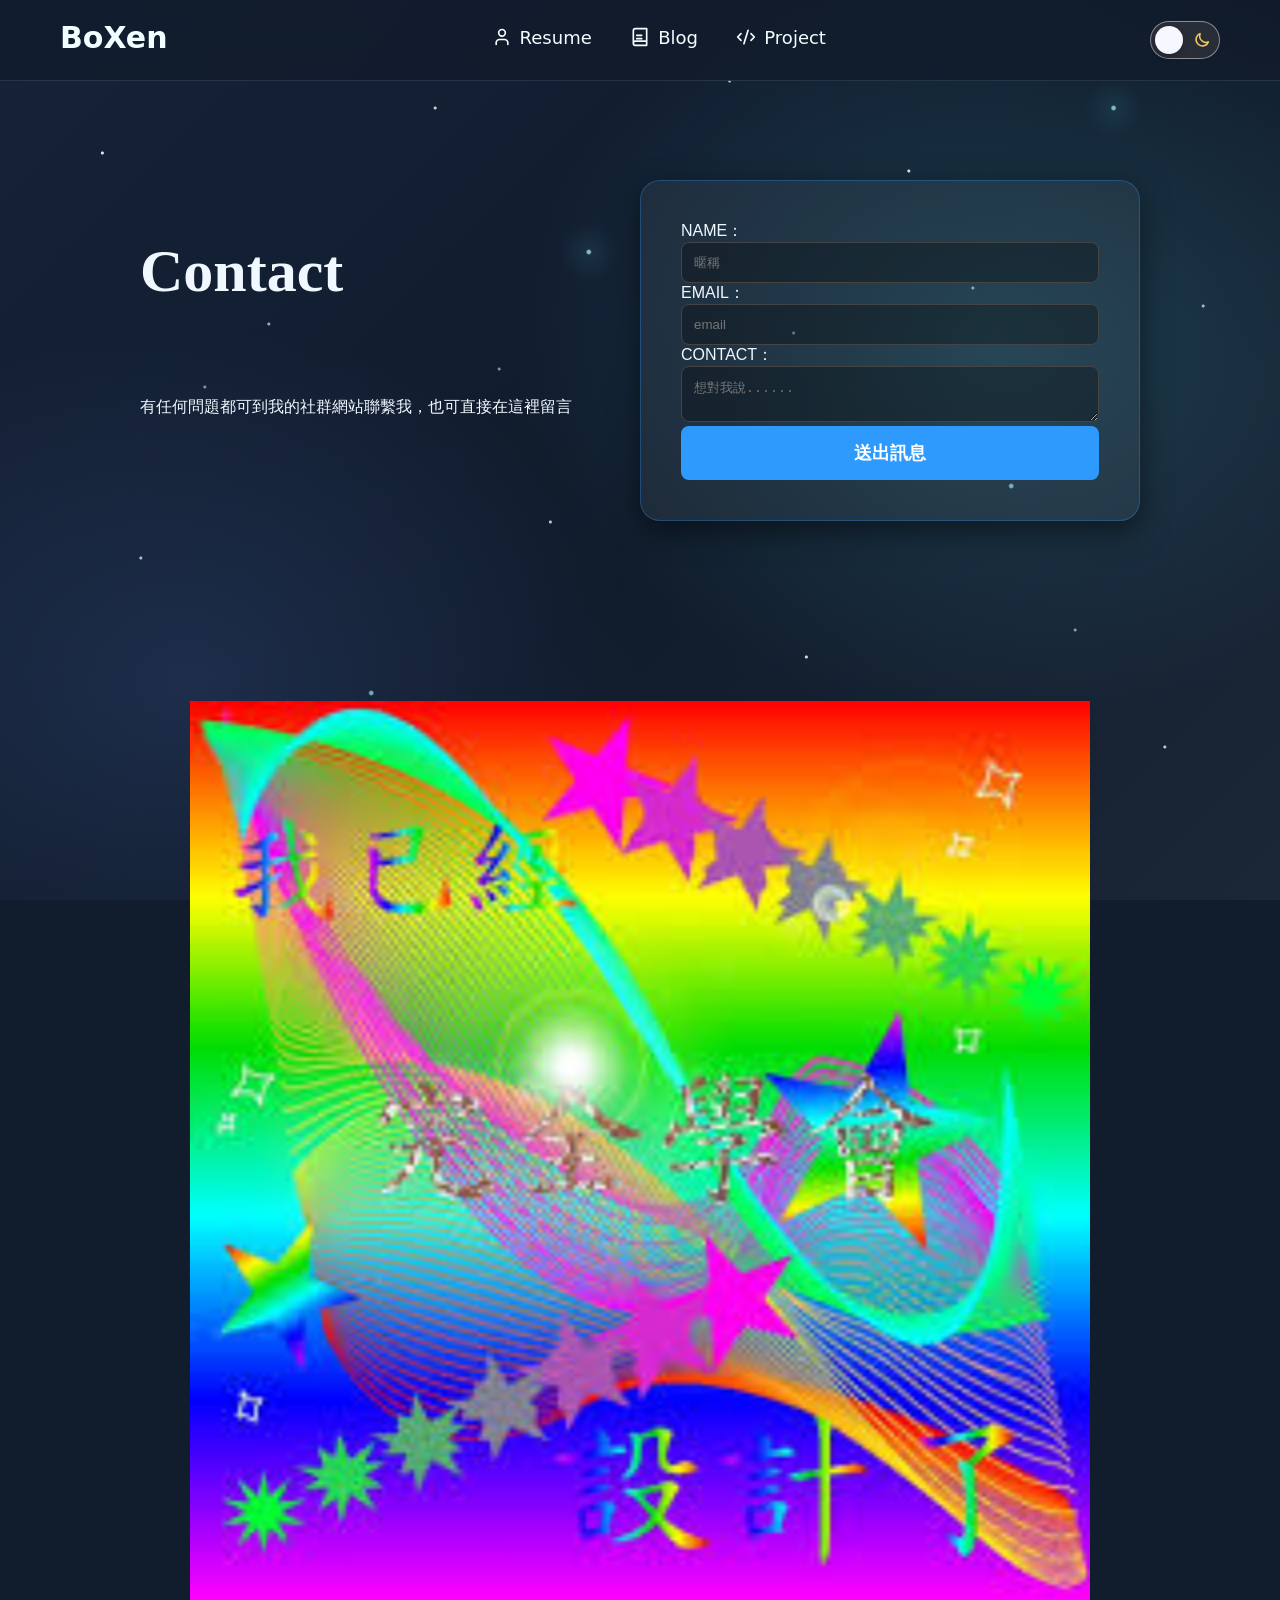
<file: contact.html>
<!DOCTYPE html>
<html lang="zh-Hant">
<head>
    <meta charset="UTF-8">
    <meta name="viewport" content="width=device-width, initial-scale=1.0">
    <meta name="description" content="BoXen 的聯絡頁面。">
    <link rel="stylesheet" href="assets/css/base.css">
    <link rel="stylesheet" href="assets/css/nav.css">
    <link rel="stylesheet" href="assets/css/components.css">
    <link rel="stylesheet" href="assets/css/contact.css">
    <link rel="stylesheet" href="assets/css/theme.css">
    <script src="assets/js/theme.js"></script>
    <script src="assets/js/nav.js" defer></script>
    <title>聯絡我｜BoXen</title>
</head>
<body class="main-body">
    <nav class="custom-navbar" aria-label="主要導覽">
        <div class="nav-container">
            <a href="./index.html" class="nav-name">BoXen</a>
            <div class="nav-menu">
                <a href="./resume.html" class="nav-item">
                    <svg aria-hidden="true" focusable="false" viewBox="0 0 24 24" class="nav-icon"><path d="M19 21v-2a4 4 0 0 0-4-4H9a4 4 0 0 0-4 4v2"/><circle cx="12" cy="7" r="4"/></svg>
                    <span>Resume</span>
                </a>
                <a href="./blog.html" class="nav-item">
                    <svg aria-hidden="true" focusable="false" viewBox="0 0 24 24" class="nav-icon"><path d="M4 19.5v-15A2.5 2.5 0 0 1 6.5 2H20v20H6.5a2.5 2.5 0 0 1 0-5H20"/><path d="M14 10H8"/><path d="M14 14H8"/></svg>
                    <span>Blog</span>
                </a>
                <a href="./project.html" class="nav-item">
                    <svg aria-hidden="true" focusable="false" viewBox="0 0 24 24" class="nav-icon"><path d="M18 16l4-4-4-4"/><path d="M6 8l-4 4 4 4"/><path d="M14.5 4l-5 16"/></svg>
                    <span>Project</span>
                </a>
            </div>
            <button class="theme-toggle" type="button" aria-label="切換為淺色模式" aria-pressed="false">
                <svg aria-hidden="true" viewBox="0 0 24 24"><path d="M12 3v2m0 14v2M3 12h2m14 0h2M5.6 5.6 7 7m10 10 1.4 1.4M18.4 5.6 17 7M7 17l-1.4 1.4"/><circle cx="12" cy="12" r="4"/></svg>
                <svg aria-hidden="true" viewBox="0 0 24 24"><path d="M20.5 14.5A8.5 8.5 0 0 1 9.5 3.5 8.5 8.5 0 1 0 20.5 14.5Z"/></svg>
            </button>
        </div>
    </nav>

    <main class="contact-container">
        <div class="contact-title">
            <h1>Contact</h1>
            <p>有任何問題都可到我的社群網站聯繫我，也可直接在這裡留言</p><br><br>
        </div>
        <form>
            <div class="input-group">
                <label>NAME：</label>
                <input type="text" name="name" placeholder="暱稱">
            </div>
            <div class="input-group">
                <label>EMAIL：</label>
                <input type="email" name="email" placeholder="email">
            </div>
            <div class="input-group">
                <label>CONTACT：</label>
                <textarea placeholder="想對我說......"></textarea>
            </div>
            <button type="submit" class="submit-btn">送出訊息</button>
        </form>
    </main>



    <div class="image"><img src="./assets/images/design.png"></div>
    

</body>
</html>
</file>
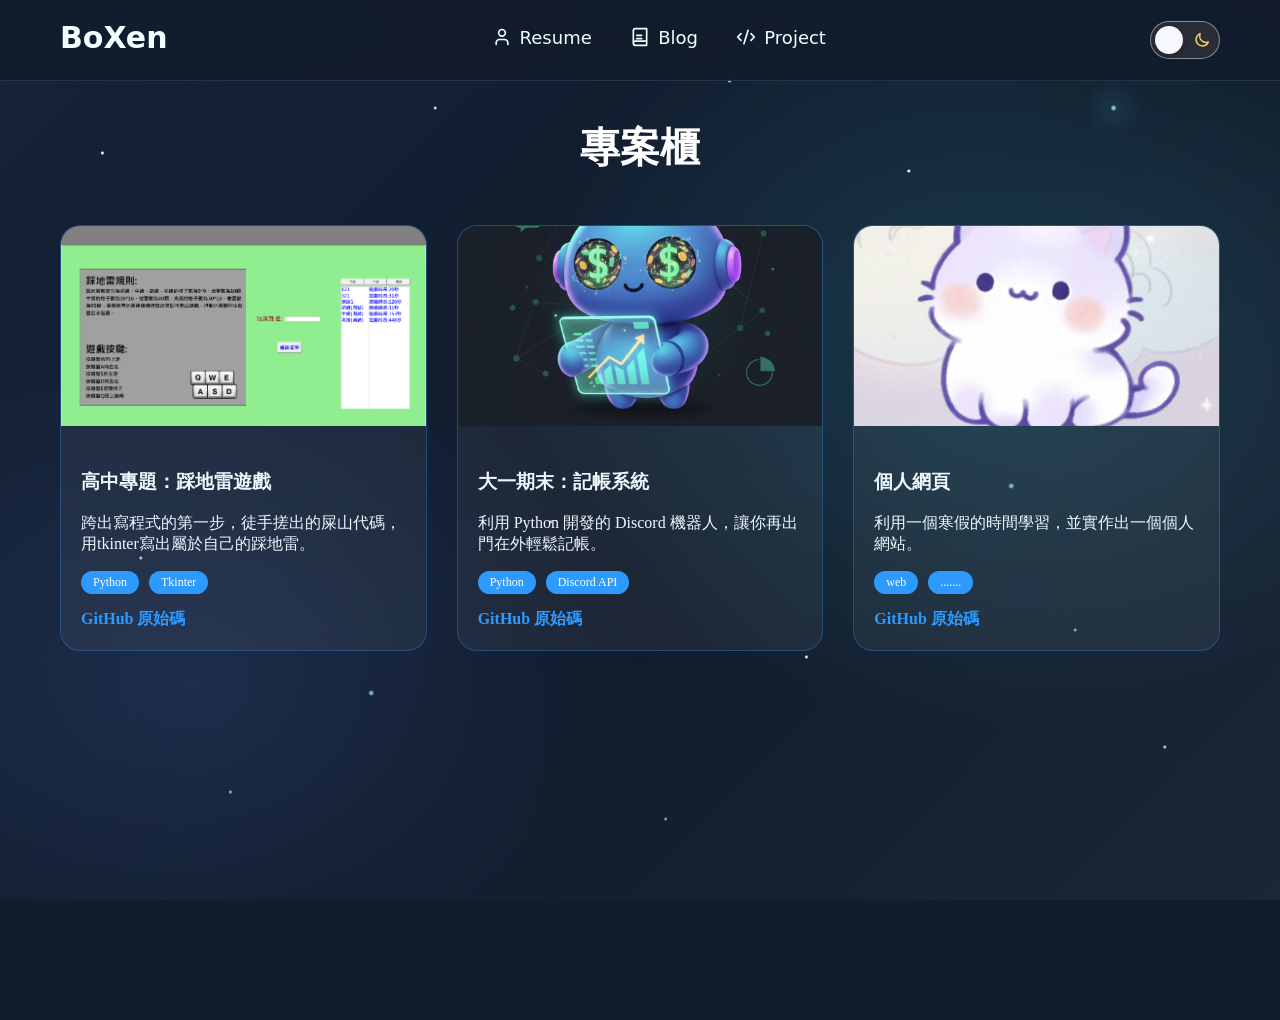
<file: project.html>
<!DOCTYPE html>
<html lang="zh-Hant">
<head>
    <meta charset="UTF-8">
    <meta name="viewport" content="width=device-width, initial-scale=1.0">
    <meta name="description" content="瀏覽 BoXen 的程式開發作品，包括踩地雷遊戲、Discord 記帳機器人與個人網站。">
    <link rel="stylesheet" href="assets/css/base.css">
    <link rel="stylesheet" href="assets/css/nav.css">
    <link rel="stylesheet" href="assets/css/components.css">
    <link rel="stylesheet" href="assets/css/project.css">
    <link rel="stylesheet" href="assets/css/theme.css">
    <script src="assets/js/theme.js"></script>
    <script src="assets/js/nav.js" defer></script>
    <title>專案作品｜BoXen</title>
</head>
<body class="main-body">
    <nav class="custom-navbar" aria-label="主要導覽">
        <div class="nav-container">
            <a href="./index.html" class="nav-name">BoXen</a>
            <div class="nav-menu">
                <a href="./resume.html" class="nav-item">
                    <svg aria-hidden="true" focusable="false" viewBox="0 0 24 24" class="nav-icon"><path d="M19 21v-2a4 4 0 0 0-4-4H9a4 4 0 0 0-4 4v2"/><circle cx="12" cy="7" r="4"/></svg>
                    <span>Resume</span>
                </a>
                <a href="./blog.html" class="nav-item">
                    <svg aria-hidden="true" focusable="false" viewBox="0 0 24 24" class="nav-icon"><path d="M4 19.5v-15A2.5 2.5 0 0 1 6.5 2H20v20H6.5a2.5 2.5 0 0 1 0-5H20"/><path d="M14 10H8"/><path d="M14 14H8"/></svg>
                    <span>Blog</span>
                </a>
                <a href="./project.html" class="nav-item" aria-current="page">
                    <svg aria-hidden="true" focusable="false" viewBox="0 0 24 24" class="nav-icon"><path d="M18 16l4-4-4-4"/><path d="M6 8l-4 4 4 4"/><path d="M14.5 4l-5 16"/></svg>
                    <span>Project</span>
                </a>
            </div>
            <button class="theme-toggle" type="button" aria-label="切換為淺色模式" aria-pressed="false">
                <svg aria-hidden="true" viewBox="0 0 24 24"><path d="M12 3v2m0 14v2M3 12h2m14 0h2M5.6 5.6 7 7m10 10 1.4 1.4M18.4 5.6 17 7M7 17l-1.4 1.4"/><circle cx="12" cy="12" r="4"/></svg>
                <svg aria-hidden="true" viewBox="0 0 24 24"><path d="M20.5 14.5A8.5 8.5 0 0 1 9.5 3.5 8.5 8.5 0 1 0 20.5 14.5Z"/></svg>
            </button>
        </div>
    </nav>

    <main class="project-container">
        <h1 class="page-title">專案櫃</h1>
        
        <div class="project-grid">
            <div class="project-card">
                <div class="project-image">
                    <img src="./assets/images/game.png" alt="踩地雷">
                </div>
                <div class="project-info">
                    <h3>高中專題：踩地雷遊戲</h3>
                    <p>跨出寫程式的第一步，徒手搓出的屎山代碼，用tkinter寫出屬於自己的踩地雷。</p>
                    <div class="tags">
                        <span class="tag">Python</span>
                        <span class="tag">Tkinter</span>
                    </div>
                    <a href="https://github.com/sony353460-debug/-Stepping-on-a-landmine.git" class="project-link">GitHub 原始碼</a>
                </div>
            </div>

            <div class="project-card">
                <div class="project-image">
                    <img src="./assets/images/discord_bot.png" alt="記帳系統">
                </div>
                <div class="project-info">
                    <h3>大一期末：記帳系統</h3>
                    <p>利用 Python 開發的 Discord 機器人，讓你再出門在外輕鬆記帳。</p>
                    <div class="tags">
                        <span class="tag">Python</span>
                        <span class="tag">Discord API</span>
                    </div>
                    <a href="https://github.com/sony353460-debug/records_homework.git" class="project-link">GitHub 原始碼</a>
                </div>
            </div>

            <div class="project-card">
                <div class="project-image">
                    <img src="./assets/images/post_web.png" alt="個人網站">
                </div>
                <div class="project-info">
                    <h3>個人網頁</h3>
                    <p>利用一個寒假的時間學習，並實作出一個個人網站。</p>
                    <div class="tags">
                        <span class="tag">web</span>
                        <span class="tag">.......</span>
                    </div>
                    <a href="https://github.com/sony353460-debug/self_web.git" class="project-link">GitHub 原始碼</a>
                </div>
            </div>
        </div>
    </main>

</body>
</html>
</file>
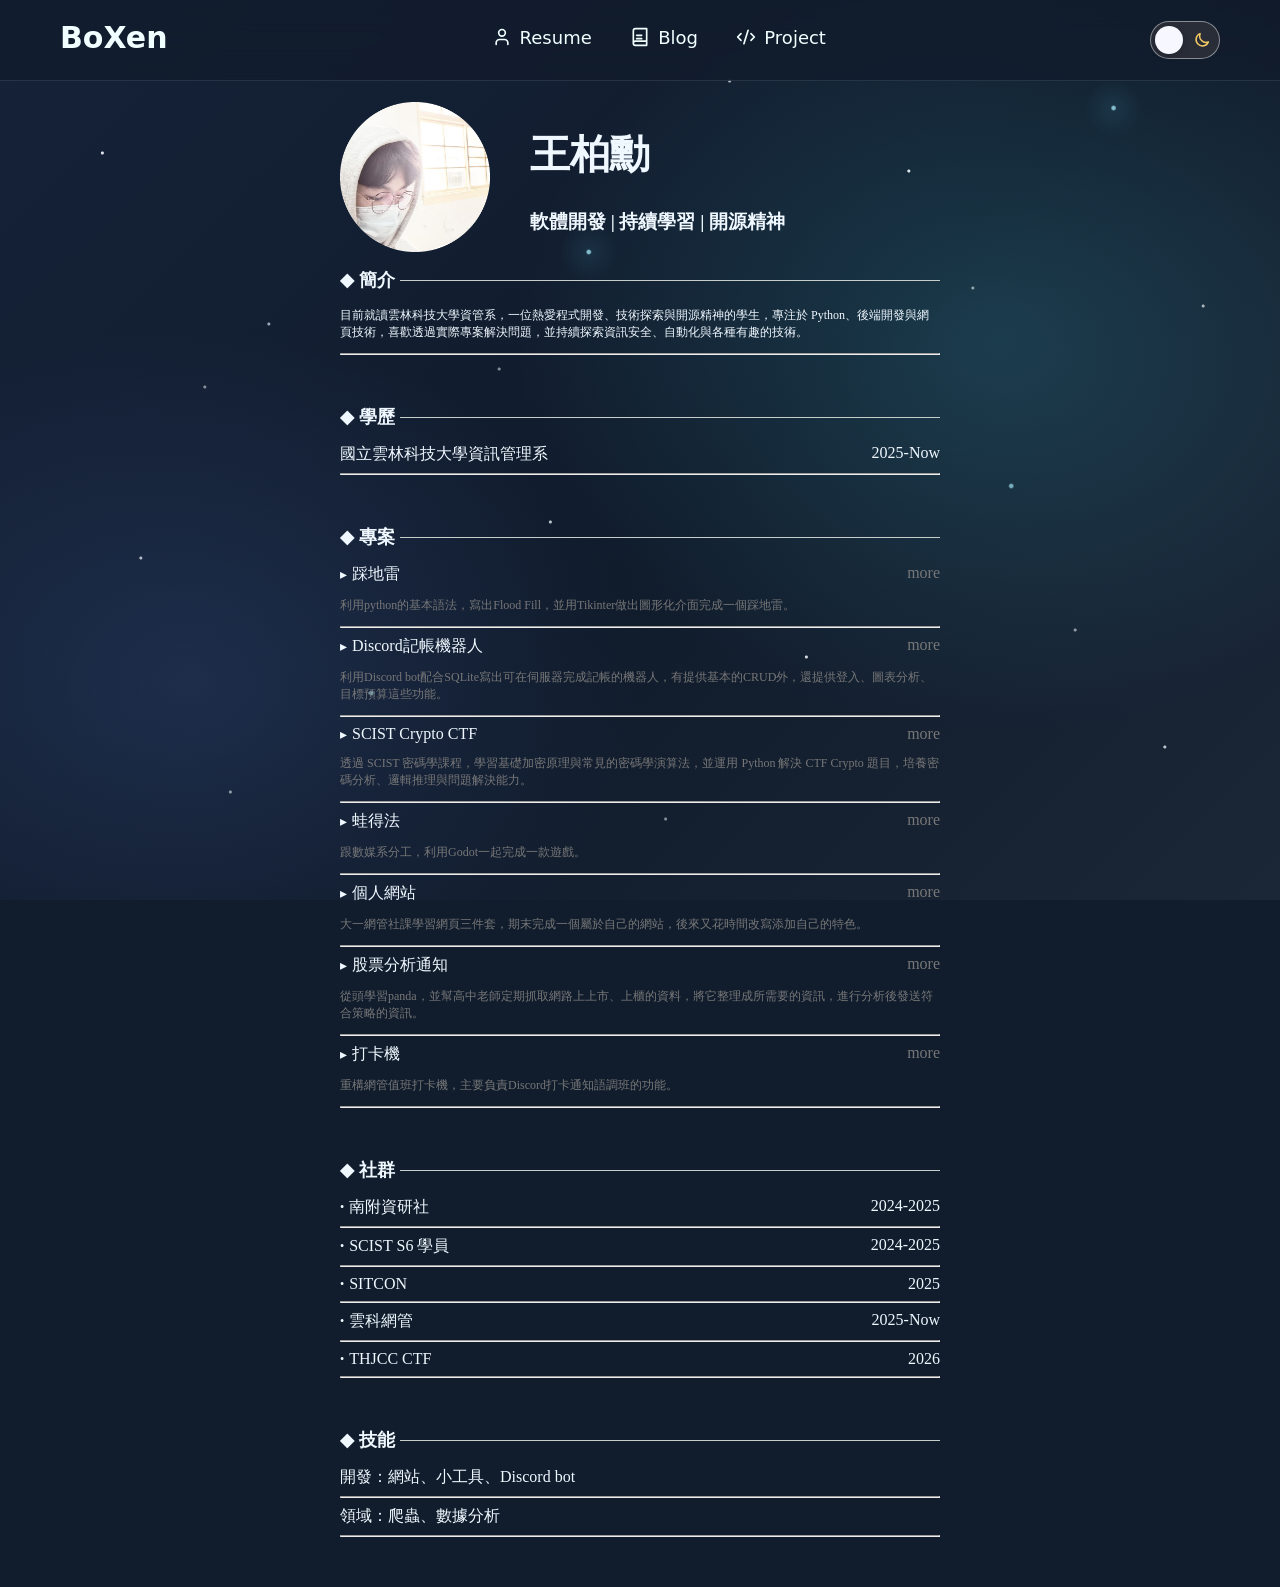
<file: resume.html>
<!DOCTYPE html>
<html lang="zh-Hant">
<head>
    <meta charset="UTF-8">
    <meta name="viewport" content="width=device-width, initial-scale=1.0">
    <meta name="description" content="BoXen 的履歷，整理學歷、專案、社群參與與技能。">
    <link rel="preconnect" href="https://fonts.googleapis.com">
    <link rel="preconnect" href="https://fonts.gstatic.com" crossorigin>
    <link href="https://fonts.googleapis.com/css2?family=Fredoka:wght@300..700&family=JetBrains+Mono:wght@400;700&display=swap" rel="stylesheet">
    <link rel="stylesheet" href="assets/css/base.css">
    <link rel="stylesheet" href="assets/css/nav.css">
    <link rel="stylesheet" href="assets/css/components.css">
    <link rel="stylesheet" href="assets/css/resume.css">
    <link rel="stylesheet" href="assets/css/theme.css">
    <script src="assets/js/theme.js"></script>
    <script src="assets/js/nav.js" defer></script>
    <title>履歷｜BoXen</title>
</head>
<body class="main-body">
    <nav class="custom-navbar" aria-label="主要導覽">
        <div class="nav-container">
            <a href="./index.html" class="nav-name">BoXen</a>
            <div class="nav-menu">
                <a href="./resume.html" class="nav-item" aria-current="page">
                    <svg aria-hidden="true" focusable="false" viewBox="0 0 24 24" class="nav-icon"><path d="M19 21v-2a4 4 0 0 0-4-4H9a4 4 0 0 0-4 4v2"/><circle cx="12" cy="7" r="4"/></svg>
                    <span>Resume</span>
                </a>
                <a href="./blog.html" class="nav-item">
                    <svg aria-hidden="true" focusable="false" viewBox="0 0 24 24" class="nav-icon"><path d="M4 19.5v-15A2.5 2.5 0 0 1 6.5 2H20v20H6.5a2.5 2.5 0 0 1 0-5H20"/><path d="M14 10H8"/><path d="M14 14H8"/></svg>
                    <span>Blog</span>
                </a>
                <a href="./project.html" class="nav-item">
                    <svg aria-hidden="true" focusable="false" viewBox="0 0 24 24" class="nav-icon"><path d="M18 16l4-4-4-4"/><path d="M6 8l-4 4 4 4"/><path d="M14.5 4l-5 16"/></svg>
                    <span>Project</span>
                </a>
            </div>
            <button class="theme-toggle" type="button" aria-label="切換為淺色模式" aria-pressed="false">
                <svg aria-hidden="true" viewBox="0 0 24 24"><path d="M12 3v2m0 14v2M3 12h2m14 0h2M5.6 5.6 7 7m10 10 1.4 1.4M18.4 5.6 17 7M7 17l-1.4 1.4"/><circle cx="12" cy="12" r="4"/></svg>
                <svg aria-hidden="true" viewBox="0 0 24 24"><path d="M20.5 14.5A8.5 8.5 0 0 1 9.5 3.5 8.5 8.5 0 1 0 20.5 14.5Z"/></svg>
            </button>
        </div>
    </nav>
    <main class="container">
        <header>
            <img src="./assets/images/avatar.png" class="avatar">
            <div>
                <h1>王柏勳</h1>
                <h3>軟體開發  |  持續學習  |  開源精神</h3>
            </div>
        </header>
        
        <section class="entry">
            <h2 class="entry-title">簡介</h2>
            <p>目前就讀雲林科技大學資管系，一位熱愛程式開發、技術探索與開源精神的學生，專注於 Python、後端開發與網頁技術，喜歡透過實際專案解決問題，並持續探索資訊安全、自動化與各種有趣的技術。</p>
            <hr>
        </section>
        
        <section class="entry">
            <h2 class="entry-title">學歷</h2>
            <div class="entry-container">
                <span>國立雲林科技大學資訊管理系</span>
                <span>2025-Now</span>
            </div>
            <hr>    
        </section>

        <section class="entry">
            <h2 class="entry-title">專案</h2>
            <div>
                <div class="entry-container"><span class="entry-project">踩地雷</span><span class="font-color">more</span></div>
                <p class="font-color">利用python的基本語法，寫出Flood Fill，並用Tikinter做出圖形化介面完成一個踩地雷。</p>
                <hr>
                <div class="entry-container"><span class="entry-project">Discord記帳機器人</span><span class="font-color">more</span></div>
                <p class="font-color">利用Discord bot配合SQLite寫出可在伺服器完成記帳的機器人，有提供基本的CRUD外，還提供登入、圖表分析、目標預算這些功能。</p>
                <hr>
                <div class="entry-container"><span class="entry-project">SCIST Crypto CTF</span><span class="font-color">more</span></div>
                <p class="font-color">透過 SCIST 密碼學課程，學習基礎加密原理與常見的密碼學演算法，並運用 Python 解決 CTF Crypto 題目，培養密碼分析、邏輯推理與問題解決能力。</p>
                <hr>
                <div class="entry-container"><span class="entry-project">蛙得法</span><span class="font-color">more</span></div>
                <p class="font-color">跟數媒系分工，利用Godot一起完成一款遊戲。</p>
                <hr>
                <div class="entry-container"><span class="entry-project">個人網站</span><span class="font-color">more</span></div>
                <p class="font-color">大一網管社課學習網頁三件套，期末完成一個屬於自己的網站，後來又花時間改寫添加自己的特色。</p>
                <hr>
                <div class="entry-container"><span class="entry-project">股票分析通知</span><span class="font-color">more</span></div>
                <p class="font-color">從頭學習panda，並幫高中老師定期抓取網路上上市、上櫃的資料，將它整理成所需要的資訊，進行分析後發送符合策略的資訊。</p>
                <hr>
                <div class="entry-container"><span class="entry-project">打卡機</span><span class="font-color">more</span></div>
                <p class="font-color">重構網管值班打卡機，主要負責Discord打卡通知語調班的功能。</p>
            </div>
            <hr>
        </section>
        
        <section class="entry">
            <h2 class="entry-title">社群</h2>
            <div class="entry-container">
                <span class="entry-community">南附資研社</span>
                <span>2024-2025</span>
            </div>
            <hr>
            <div class="entry-container">
                <span class="entry-community">SCIST S6 學員</span>
                <span>2024-2025</span>
            </div>
            <hr>
            <div class="entry-container">
                <span class="entry-community">SITCON</span>
                <span>2025</span>
            </div>
            <hr>
            <div class="entry-container">
                <span class="entry-community">雲科網管</span>
                <span>2025-Now</span>
            </div>
            <hr>
            <div class="entry-container">
                <span class="entry-community">THJCC CTF</span>
                <span>2026</span>
            </div>
            <hr>
        </section>
        
        <section class="entry">
            <h2 class="entry-title">技能</h2>
            <div>
                <span>開發：</span>網站、小工具、Discord bot<br><hr>
                <span>領域：</span>爬蟲、數據分析<br>
            </div>
            <hr>
        </section>
    </main>

</body>
</html>
</file>
<file: assets/css/base.css>
:root {
    --accent: #2e9afe;
}

* {
    box-sizing: border-box;
}

.main-body {
    min-height: 100vh;
    margin: 0;
    color: aliceblue;
}
</file>
<file: assets/css/nav.css>
.custom-navbar{
    font-family: system-ui, "Noto Sans TC", sans-serif;
    position: fixed;
    top: 0;
    left: 0;
    right: 0;
    z-index: 4;
    transition: all;
    transition-duration: 300ms;
}
.nav-up {
    transform: translateY(-80px);
}
.nav-container{
    display: flex;
    margin: 0 auto;
    max-width: 1200px;
    justify-content: space-between;
    height: 80px;
    gap: 20px;
    padding: 20px;
}
.nav-container div{
    max-width: 1200px;
}
.nav-name{
    display: flex;
    font-weight: bold;
    text-decoration: none;
    color: azure;
    font-size: 30px;
    transition: all 0.3s ease;
}
.nav-name:hover{
    transform: scale(1.2);
}
.nav-menu{
    display: flex;
    gap: clamp(12px, 3vw, 50px);
    align-items: center;
}
.nav-item{
    position: relative;
    display: flex;
    margin: auto;
    padding-bottom: 5px; /* 留一點空間給底線，不要黏太緊 */
    text-decoration: none;
    color: azure;
    font-size: 18px;
    font-weight: 100;
    gap: 8px;
    transition:  0.3s cubic-bezier(0.34, 1.2, 0.64, 1), color 0.3s ease;
}
.nav-item::after{
    position: absolute;
    content: '';
    bottom: 0px;
    left: 0px;
    width: 100%;
    height: 2px;
    background-color: var(--accent);
    transform: scaleY(0);
    transform-origin: bottom center;
    transition: transform 0.3s ease;
}
.nav-icon{
    width: 20px; 
    height: 20px;
    fill: none;
    stroke: currentColor;
    stroke-width: 2px; 
    stroke-linecap: round; 
    stroke-linejoin: round; 
}
.nav-item:hover{
    transform: translateY(-5px);
}
.nav-item:hover::after{
    transform: scaleY(1);
}

@media (max-width: 760px) {
    .nav-container { gap: 10px; padding-inline: 12px; }
    .nav-name { font-size: 24px; }
    .nav-menu { gap: 10px; }
    .nav-item { font-size: 0; }
    .nav-icon { width: 22px; height: 22px; }
}
</file>
<file: assets/css/components.css>
/* Blog 與 Project 共用的標籤。 */
.post-tag,
.tag {
    padding: 4px 12px;
    border-radius: 15px;
    background: var(--accent);
    color: white;
    font-size: 12px;
}

/* 多頁卡片共用的亮色表面。 */
html[data-theme='light'] .post,
html[data-theme='light'] .project-card,
html[data-theme='light'] .contact-container form {
    background: #fff;
    border-color: #c6d9ed;
    box-shadow: 0 8px 26px rgba(45, 80, 120, .1);
}
</file>
<file: assets/css/index.css>
/*主內容區*/
.container{
    display: flex;
    gap: 32px;
    padding: 100px 24px 40px;
    margin: auto;
    max-width: 1200px;
    justify-content: space-between;
    align-items: flex-start;
}
.home-illustration{
    flex: 0 1 388px;
    min-width: 0;
}
.home-illustration img{
    display: block;
    width: 100%;
    height: auto;
}
.home-intro{
    display: none;
}
.container-text{
    padding-top: 80px;
    width: 500px;
    height: 100vh;
}
.container-title{
    margin: 0;
    padding-top: 25vh;
    width: 500px;
    font-size: 70px;
    font-weight: 400;
    font-family: 'Fredoka', sans-serif;
    text-align: center;
    text-shadow: 0 0 10px rgba(255, 255, 255, 0.7), 
                 0 0 20px rgba(255, 255, 255, 0.3);
}
.container-content{
    width: 500px;
    font-size: 18px;
    font-family: 'Fredoka', sans-serif;
    background-color: aliceblue;
    color: #808080;
    text-align: left;
}
.container-content pre{
    margin: 0;
    overflow-x: auto;
    font-family: 'JetBrains Mono', monospace;
    font-size: 15px;
    line-height: 1.7;
}
/*個人資訊小視窗*/
.social-window{
    position: relative;
    z-index: 5;
    margin-top: 40px;
    flex: 0 1 420px;
    min-width: 0;
    overflow: hidden;
    border: 1px solid #5c6674;
    border-radius: 10px;
    background: #252526;
    box-shadow: 0 20px 50px rgba(0,0,0,0.4);
}
.window-titlebar{
    height: 42px;
    display: flex;
    align-items: center;
    justify-content: space-between;
    padding-left: 14px;
    color: white;
    font-size: 13px;
    cursor: grab;
    touch-action: none;
    user-select: none;
}
.social-window.is-dragging .window-titlebar{
    cursor: grabbing;
}
.window-controls{
    display: flex;
    height: 100%;
}
.window-controls span {
    width: 46px;
    display: grid;
    place-items: center;
}
.window-controls span:last-child:hover {
  background: #c42b1c;
}
.window-content{
    margin: 20px;
    font-size: 16px;
}
.window-content pre{
    max-width: 100%;
    margin: 0;
    overflow-x: auto;
    font: 14px/1.6 'JetBrains Mono', monospace;
}
.container-content code{
    font-family: inherit;
}
.container-content .line{
    display: inline-block;
    width: 3ch;
    color: #6f7c80;
    user-select: none;
}
.page-divider{
    height: 3px;
    max-width: 1200px;
    border: 0;
    background-color: white;
}
.social-links{
    display: flex;
    flex-direction: column;
    padding: 0 20px 16px;
    font: 13px/1.5 'JetBrains Mono', monospace;
    color: #d4d4d4;
}
.terminal-tabs{
    display: flex;
    align-items: center;
    justify-content: space-between;
    margin: 0 -20px 12px;
    padding: 0 20px;
    height: 36px;
    border-top: 1px solid #3c3c3c;
    border-bottom: 1px solid #3c3c3c;
    color: #cccccc;
    font-size: 11px;
    letter-spacing: .05em;
}
.terminal-tab{
    height: 100%;
    display: inline-flex;
    align-items: center;
    border-bottom: 1px solid #007acc;
}
.terminal-shell{
    color: #858585;
    letter-spacing: 0;
}
.terminal-path,
.terminal-cursor-line{
    color: #9cdcfe;
    white-space: nowrap;
}
.terminal-path{
    margin-bottom: 8px;
}
.container-link{
    display: flex;
    align-items: center;
    gap: 10px;
    min-height: 37px;
    padding: 5px 8px;
    border-radius: 4px;
    color: #dcdcaa;
    text-decoration: none;
    transition: background .2s ease, color .2s ease;
}
.container-link:hover,
.container-link:focus-visible{
    background: #2a4054;
    color: #ffffff;
}
.container-link:focus-visible{
    outline: 2px solid #4daafc;
    outline-offset: 2px;
}
.terminal-prompt{
    color: #4ec9b0;
}
.container-link svg{
    width: 16px;
    height: 16px;
    flex: none;
    stroke: currentColor;
    fill: none;
}
.terminal-command{
    flex: 1;
}
.terminal-arrow{
    color: #858585;
}
.terminal-cursor-line{
    display: flex;
    align-items: center;
    gap: 7px;
    margin-top: 8px;
}
.terminal-cursor{
    width: 7px;
    height: 16px;
    background: #aeafad;
    animation: terminal-blink 1s steps(1) infinite;
}
@keyframes terminal-blink{
    50% { opacity: 0; }
}
@media (prefers-reduced-motion: reduce){
    .terminal-cursor { animation: none; }
}
@media (max-width: 900px){
    .container {
        flex-direction: column;
        align-items: center;
        gap: 32px;
        padding: 96px 16px 32px;
    }
    .social-window {
        flex: none;
        width: min(420px, 100%);
        margin-top: 0;
    }
    .window-titlebar { touch-action: auto; }
    .home-illustration { flex: none; width: min(388px, 100%); }
}
@media (max-width: 760px){
    .social-links { padding-inline: 14px; font-size: 12px; }
    .terminal-tabs { margin-inline: -14px; padding-inline: 14px; }
}
@media (max-width: 600px){
    .container {
        --illustration-width: clamp(145px, 43vw, 180px);
        position: relative;
        max-width: 452px;
        padding-top: clamp(235px, 62vw, 255px);
    }
    .home-intro {
        position: absolute;
        z-index: 2;
        top: 118px;
        left: 24px;
        display: block;
        width: calc(100% - var(--illustration-width) - 52px);
        font-family: 'Fredoka', sans-serif;
    }
    .home-intro-greeting,
    .home-intro-description {
        margin: 0;
        font-size: 13px;
        line-height: 1.55;
    }
    .home-intro h1 {
        margin: 2px 0 8px;
        color: #9cdcfe;
        font-size: clamp(29px, 9vw, 38px);
        line-height: 1.1;
    }
    .home-intro-description {
        max-width: 14ch;
        opacity: .85;
    }
    html[data-theme='light'] .home-intro h1 {
        color: #246b9a;
    }
    .home-illustration {
        position: absolute;
        z-index: 1;
        top: 84px;
        right: 16px;
        width: var(--illustration-width);
        pointer-events: none;
    }
}
.container-cat{
    position: relative;
    display: flex;
    width: 45vh;
    height: 45vh;
    margin-top: 30vh;
    margin-right: 5vh;
    opacity: 1;
}
.cat_base_body{
    position: absolute;
    top: 0px;
    left: 0px;
    z-index: 1;
    opacity: 1;
}
.cat_base_eyes{
    position: absolute;
    top: 0px;
    left: 0px;
    z-index: 2;
    opacity: 1;
    pointer-events: none;
    transition: transform 0s ease;
}
.cat_look_down{
    position: absolute;
    top: 0px;
    left: 0px;
    z-index: 3;
    opacity: 0;
    pointer-events: none;
    transition: opacity 0s ease;
}
.cat_petted{
    position: absolute;
    top: -20px;
    left: -20px;
    z-index: 3;
    opacity: 0;
    pointer-events: none;
    transition: opacity 0s ease;
}

/* 首頁在亮色主題下的視窗與終端機配色。 */
html[data-theme='light'] .social-window {
    background: #f9fcff;
    border-color: #aac7dd;
    color: #293f56;
    box-shadow: 0 20px 45px rgba(66, 105, 139, .2);
}

html[data-theme='light'] .window-titlebar {
    background: #e6f2fa;
    border-bottom: 1px solid #d0e2ef;
    color: #284c69;
}

html[data-theme='light'] .window-controls span:last-child:hover {
    color: #fff;
}

html[data-theme='light'] .window-content .line {
    color: #8199ac;
}

html[data-theme='light'] .social-links {
    background: #f2f8fc;
    color: #314a61;
}

html[data-theme='light'] .terminal-tabs {
    background: #eaf4fa;
    border-color: #d1e3ef;
    color: #47647c;
}

html[data-theme='light'] .terminal-tab {
    border-bottom-color: #3182b5;
}

html[data-theme='light'] .terminal-shell,
html[data-theme='light'] .terminal-arrow {
    color: #6d879b;
}

html[data-theme='light'] .terminal-path,
html[data-theme='light'] .terminal-cursor-line {
    color: #326b94;
}

html[data-theme='light'] .container-link {
    color: #315d79;
}

html[data-theme='light'] .container-link:hover,
html[data-theme='light'] .container-link:focus-visible {
    background: #dceefa;
    color: #174b70;
}

html[data-theme='light'] .terminal-prompt {
    color: #188780;
}

html[data-theme='light'] .terminal-cursor {
    background: #54768f;
}

html[data-theme='light'] .container-title {
    text-shadow: 0 0 18px rgba(46, 154, 254, .22);
}

html[data-theme='light'] .container-content {
    color: #43566e;
}

html[data-theme='light'] .container-content .line {
    color: #667d92;
}

html[data-theme='light'] .page-divider,
html[data-theme='light'] hr[style*='background-color: white'] {
    background-color: #abc7df !important;
}
</file>
<file: assets/css/theme.css>
.custom-navbar {
    background: rgba(17, 27, 43, .72);
    border-bottom: 1px solid rgba(190, 220, 245, .12);
    backdrop-filter: blur(16px);
    -webkit-backdrop-filter: blur(16px);
}

.theme-toggle {
    align-self: center;
    flex: none;
    display: inline-flex;
    align-items: center;
    justify-content: space-between;
    width: 70px;
    height: 38px;
    padding: 5px 8px;
    border: 1px solid rgba(255, 255, 255, .45);
    border-radius: 999px;
    background: #292d38;
    color: #f4c963;
    cursor: pointer;
    position: relative;
    transition: background .25s ease, border-color .25s ease;
}

.main-body {
    background-color: #111d2d;
    background-image:
        /* A sparse star field, with a few softer blue stars. */
        radial-gradient(circle at 8% 17%, rgba(245, 251, 255, .9) 0 1px, transparent 2px),
        radial-gradient(circle at 16% 43%, rgba(245, 251, 255, .5) 0 1px, transparent 2px),
        radial-gradient(circle at 21% 36%, rgba(218, 243, 255, .65) 0 1px, transparent 2px),
        radial-gradient(circle at 34% 12%, rgba(245, 251, 255, .8) 0 1px, transparent 2px),
        radial-gradient(circle at 39% 41%, rgba(245, 251, 255, .5) 0 1px, transparent 2px),
        radial-gradient(circle at 46% 28%, rgba(157, 224, 238, .8) 0 1.5px, transparent 3px),
        radial-gradient(circle at 57% 9%, rgba(245, 251, 255, .7) 0 1px, transparent 2px),
        radial-gradient(circle at 62% 37%, rgba(245, 251, 255, .55) 0 1px, transparent 2px),
        radial-gradient(circle at 71% 19%, rgba(245, 251, 255, .9) 0 1px, transparent 2px),
        radial-gradient(circle at 76% 32%, rgba(245, 251, 255, .55) 0 1px, transparent 2px),
        radial-gradient(circle at 87% 12%, rgba(157, 224, 238, .8) 0 1.5px, transparent 3px),
        radial-gradient(circle at 94% 34%, rgba(245, 251, 255, .65) 0 1px, transparent 2px),
        radial-gradient(circle at 11% 62%, rgba(245, 251, 255, .7) 0 1px, transparent 2px),
        radial-gradient(circle at 18% 88%, rgba(245, 251, 255, .55) 0 1px, transparent 2px),
        radial-gradient(circle at 29% 77%, rgba(157, 224, 238, .7) 0 1.5px, transparent 3px),
        radial-gradient(circle at 43% 58%, rgba(245, 251, 255, .75) 0 1px, transparent 2px),
        radial-gradient(circle at 52% 91%, rgba(245, 251, 255, .5) 0 1px, transparent 2px),
        radial-gradient(circle at 63% 73%, rgba(245, 251, 255, .85) 0 1px, transparent 2px),
        radial-gradient(circle at 79% 54%, rgba(157, 224, 238, .7) 0 1.5px, transparent 3px),
        radial-gradient(circle at 84% 70%, rgba(245, 251, 255, .55) 0 1px, transparent 2px),
        radial-gradient(circle at 91% 83%, rgba(245, 251, 255, .75) 0 1px, transparent 2px),
        radial-gradient(circle 1.8rem at 46% 28%, rgba(91, 188, 215, .1), transparent),
        radial-gradient(circle 1.8rem at 87% 12%, rgba(91, 188, 215, .1), transparent),
        radial-gradient(ellipse 42rem 34rem at 78% 38%, rgba(61, 167, 185, .23), transparent 72%),
        radial-gradient(ellipse 38rem 30rem at 15% 76%, rgba(81, 115, 196, .19), transparent 74%),
        linear-gradient(135deg, #152238 0%, #101b2b 55%, #1b2637 100%);
    background-attachment: fixed;
}

.theme-toggle::after {
    content: '';
    position: absolute;
    top: 4px;
    left: 4px;
    width: 28px;
    height: 28px;
    border-radius: 50%;
    background: #f7f8ff;
    box-shadow: 0 2px 6px rgba(0, 0, 0, .25);
    transition: transform .25s ease;
}

.theme-toggle svg {
    width: 18px;
    height: 18px;
    fill: none;
    stroke: currentColor;
    stroke-width: 2;
    stroke-linecap: round;
    stroke-linejoin: round;
}

.theme-toggle:focus-visible {
    outline: 3px solid #2e9afe;
    outline-offset: 3px;
}



/*亮色主題*/
html[data-theme='light'] .theme-toggle {
    background: #dcecff;
    color: #c77a12;
    border-color: #9ac5ed;
}

html[data-theme='light'] .theme-toggle::after {
    transform: translateX(32px);
}

html[data-theme='light'] .main-body {
    background-color: #e9f5ff;
    background-image:
        /* Overlapping soft shapes suggest cloud banks without a bitmap. */
        radial-gradient(ellipse 14rem 4rem at 15% 25%, rgba(255, 255, 255, .72), transparent 78%),
        radial-gradient(ellipse 18rem 3.5rem at 26% 28%, rgba(255, 255, 255, .58), transparent 78%),
        radial-gradient(ellipse 12rem 3rem at 45% 16%, rgba(255, 255, 255, .54), transparent 78%),
        radial-gradient(ellipse 13rem 3.5rem at 50% 45%, rgba(255, 255, 255, .8), transparent 78%),
        radial-gradient(ellipse 17rem 4rem at 60% 48%, rgba(255, 255, 255, .68), transparent 78%),
        radial-gradient(ellipse 19rem 4rem at 56% 51%, rgba(145, 198, 229, .2), transparent 80%),
        radial-gradient(ellipse 17rem 4rem at 72% 59%, rgba(255, 255, 255, .58), transparent 78%),
        radial-gradient(ellipse 13rem 3rem at 85% 62%, rgba(255, 255, 255, .62), transparent 78%),
        radial-gradient(ellipse 44rem 28rem at 78% 25%, rgba(255, 255, 255, .88), transparent 72%),
        radial-gradient(ellipse 34rem 28rem at 12% 72%, rgba(172, 218, 242, .45), transparent 75%),
        linear-gradient(150deg, #dcefff 0%, #eef8ff 52%, #fff8ef 100%);
    color: #243348;
}

html[data-theme='light'] .custom-navbar {
    background: rgba(240, 249, 255, .76);
    border-bottom-color: rgba(80, 126, 160, .18);
}

html[data-theme='light'] .nav-name,
html[data-theme='light'] .nav-item {
    color: #243348;
}

@media (max-width: 760px) {
    .theme-toggle { width: 62px; }
    html[data-theme='light'] .theme-toggle::after { transform: translateX(24px); }
}
</file>
<file: assets/css/about.css>
.about-body {
  --surface: #192b42;
  --surface-2: #21364e;
  --border: #3b5570;
  --muted: #adc4d7;
  --accent: #78d5e2;
  --link: #8dd8ff;
  font-family: Inter, "Noto Sans TC", sans-serif;
  color: #edf7ff;
}
.about-shell { max-width: 1180px; margin: auto; padding: 148px 28px 36px; }
.hero { display: grid; grid-template-columns: minmax(0, 1.05fr) minmax(340px, .95fr); gap: clamp(36px, 5vw, 82px); align-items: center; min-height: 510px; }
.eyebrow, .section-kicker, .profile-label, .window-bar, .window-footer, .card-heading small, .about-footer { font-family: "JetBrains Mono", monospace; }
.eyebrow { display: flex; align-items: center; gap: 10px; color: var(--accent); font-size: 12px; font-weight: 700; letter-spacing: .12em; margin: 0 0 25px; }
.status-dot { width: 8px; height: 8px; border-radius: 50%; background: #70e0bd; box-shadow: 0 0 0 5px #70e0bd22, 0 0 14px #70e0bd; }
.hero h1 { margin: 0; font-size: clamp(52px, 6.4vw, 88px); letter-spacing: -.075em; line-height: 1.13; font-weight: 800; }
.hero h1 span { color: #76ccff; }
.hero-lead { margin: 30px 0 16px; max-width: 500px; font-size: clamp(20px, 2vw, 27px); line-height: 1.55; letter-spacing: -.035em; font-weight: 700; }
.hero-description { max-width: 485px; margin: 0; color: var(--muted); line-height: 1.85; font-size: 15px; }
.hero-actions { display: flex; flex-wrap: wrap; align-items: center; gap: 24px; margin-top: 36px; }
.hero-actions a, .card-details a { text-decoration: none; font-weight: 700; }
.primary-action { display: inline-flex; gap: 22px; align-items: center; padding: 15px 19px; border-radius: 11px; background: #73caff; color: #102439; box-shadow: 0 10px 32px #49b2ff38; transition: transform .2s, box-shadow .2s; }
.primary-action:hover { transform: translateY(-3px); box-shadow: 0 14px 34px #49b2ff50; }
.text-action { color: #b9d5ea; border-bottom: 1px solid #b9d5ea99; padding-bottom: 3px; }
.profile-window { overflow: hidden; border: 1px solid var(--border); border-radius: 16px; background: var(--surface); box-shadow: 0 28px 65px #030a195c; transform: rotate(1.5deg); }
.window-bar { display: flex; align-items: center; justify-content: space-between; height: 48px; padding: 0 18px; border-bottom: 1px solid var(--border); background: var(--surface-2); color: var(--muted); font-size: 11px; }
.window-dots { display: flex; gap: 6px; }.window-dots i { width: 8px; height: 8px; border-radius: 50%; background: #f08084; }.window-dots i:nth-child(2) { background: #e6c46c; }.window-dots i:nth-child(3) { background: #79cead; }
.profile-content { padding: 32px; }
.avatar-frame { width: 156px; height: 156px; padding: 7px; border: 1px solid #77c9ee; border-radius: 50%; box-shadow: 0 0 0 8px #51a9da14; margin-bottom: 28px; }
.avatar-frame img { width: 100%; height: 100%; object-fit: cover; border-radius: 50%; }
.profile-meta { display: flex; flex-direction: column; gap: 9px; }.profile-label { color: #7fdbcc; font-size: 10px; letter-spacing: .1em; }.profile-meta strong { font-size: 33px; letter-spacing: -.05em; }.profile-meta > span:last-child { color: var(--muted); font-size: 14px; }
.profile-tags { display: flex; gap: 8px; flex-wrap: wrap; margin-top: 26px; }.profile-tags span { border: 1px solid #385b76; border-radius: 6px; padding: 7px 10px; color: #96d3ed; background: #1d3850; font: 11px "JetBrains Mono", monospace; }
.window-footer { display: flex; justify-content: space-between; gap: 10px; padding: 16px 19px; border-top: 1px solid var(--border); color: #82bad4; background: #132239; font-size: 11px; }.window-footer b { color: #f2d893; font-weight: 500; }
.cursor { display: inline-block; width: 6px; height: 12px; background: #74d7d3; vertical-align: -2px; margin-left: 3px; animation: blink 1.1s steps(1) infinite; }
.section { margin-top: 110px; scroll-margin-top: 115px; }.section-heading { display: flex; justify-content: space-between; align-items: end; gap: 20px; margin-bottom: 35px; }.section-kicker { margin: 0 0 12px; color: var(--accent); letter-spacing: .14em; font-size: 12px; font-weight: 700; }.section-heading h2 { margin: 0; font-size: clamp(30px, 3.6vw, 44px); letter-spacing: -.055em; }.section-heading > p { margin: 0 0 6px; color: var(--muted); font-size: 13px; }
.explore-grid { display: grid; grid-template-columns: repeat(3, minmax(0, 1fr)); gap: 16px; align-items: start; }.explore-card { border: 1px solid var(--border); border-radius: 15px; background: #182a40e6; overflow: hidden; transition: border-color .2s, transform .2s; }.explore-card:hover { transform: translateY(-3px); border-color: #70b6d6; }.explore-card[open] { border-color: #77c9e6; }
.explore-card summary { display: flex; gap: 15px; min-height: 194px; padding: 24px 20px; cursor: pointer; list-style: none; }.explore-card summary::-webkit-details-marker { display: none; }.card-icon { display: grid; flex: none; place-items: center; width: 42px; height: 42px; border-radius: 10px; color: #8bdeec; background: #264863; font: 24px "JetBrains Mono", monospace; }.card-heading { display: flex; flex: 1; flex-direction: column; align-items: start; gap: 9px; }.card-heading small { color: var(--accent); font-size: 10px; letter-spacing: .1em; }.card-heading strong { font-size: 19px; }.card-heading > span { color: var(--muted); font-size: 13px; line-height: 1.6; }.expand-icon { color: #8dcadd; font-size: 20px; transition: transform .2s; }.explore-card[open] .expand-icon { transform: rotate(45deg); }
.card-details { padding: 0 20px 23px 77px; color: var(--muted); font-size: 13px; line-height: 1.7; }.card-details ul { padding: 0; margin: 0; list-style: none; }.card-details li { display: flex; flex-direction: column; gap: 2px; padding: 10px 0; border-top: 1px solid var(--border); }.card-details li span { color: #7fbdd0; font: 10px "JetBrains Mono", monospace; }.card-details li strong { color: #e6f2fd; font-weight: 600; }.card-details p { margin: 0 0 15px; }.card-details a { color: var(--link); }
.about-footer { display: flex; justify-content: space-between; gap: 20px; padding-top: 90px; color: #859eb4; font-size: 11px; }.about-footer a { color: #94cfe8; text-decoration: none; }.about-footer a:hover { text-decoration: underline; }
html[data-theme='light'] .about-body { --surface: #fafdff; --surface-2: #e7f3fa; --border: #bbd3e3; --muted: #587184; --accent: #167f8b; --link: #1e759f; color: #22364b; }
html[data-theme='light'] .hero h1 span { color: #237eb7; } html[data-theme='light'] .text-action { color: #296788; border-color: #88aec8; } html[data-theme='light'] .profile-window, html[data-theme='light'] .explore-card { background: var(--surface); box-shadow: 0 18px 44px #4b709323; } html[data-theme='light'] .window-bar { background: var(--surface-2); } html[data-theme='light'] .profile-label, html[data-theme='light'] .card-heading small { color: #218b91; } html[data-theme='light'] .profile-tags span { background: #e6f5fb; border-color: #b6dce9; color: #247597; } html[data-theme='light'] .window-footer { background: #eaf4f9; color: #397996; } html[data-theme='light'] .window-footer b { color: #8b681f; } html[data-theme='light'] .card-details li strong { color: #253a50; } html[data-theme='light'] .about-footer, html[data-theme='light'] .about-footer a { color: #5a7a91; }
@keyframes blink { 50% { opacity: 0; } }
@media (max-width: 900px) { .hero { grid-template-columns: 1fr 350px; gap: 28px; }.hero h1 { font-size: 56px; }.explore-grid { grid-template-columns: 1fr 1fr; } }
@media (max-width: 760px) { .about-shell { padding: 120px 18px 30px; }.hero { grid-template-columns: 1fr; min-height: 0; }.hero h1 { font-size: clamp(48px, 11vw, 72px); }.profile-window { max-width: 480px; transform: none; }.section { margin-top: 82px; }.section-heading { align-items: start; flex-direction: column; gap: 10px; }.explore-grid { grid-template-columns: 1fr; }.explore-card summary { min-height: 130px; }.about-footer { padding-top: 70px; } }
@media (max-width: 480px) { .about-shell { padding-inline: 16px; }.hero-lead { margin-top: 22px; }.hero-actions { gap: 18px; }.profile-content { padding: 24px; }.avatar-frame { width: 128px; height: 128px; }.about-footer { flex-direction: column; } }
@media (prefers-reduced-motion: reduce) { .cursor { animation: none; }.primary-action, .explore-card, .expand-icon { transition: none; } }

/* The story is presented as a small file explorer. */
.file-explorer {
  overflow: hidden;
  border: 1px solid var(--border);
  border-radius: 15px;
  background: #15263c;
  box-shadow: 0 24px 55px #030a1938;
}
.explorer-titlebar, .explorer-toolbar, .explorer-status {
  display: flex;
  align-items: center;
  justify-content: space-between;
}
.explorer-titlebar {
  height: 48px;
  padding: 0 18px;
  border-bottom: 1px solid var(--border);
  background: #263e59;
  font-size: 12px;
}
.explorer-title { display: flex; align-items: center; gap: 10px; }
.explorer-title strong { font-weight: 700; }
.folder-mark { color: #f4cf78; font-size: 23px; line-height: 1; }
.titlebar-suffix { color: #9fb5ca; font-family: "JetBrains Mono", monospace; font-size: 10px; }
.explorer-controls { display: flex; align-items: center; gap: 30px; color: #a8bdce; font-size: 16px; }
.explorer-toolbar {
  justify-content: start;
  gap: 18px;
  padding: 11px 18px;
  border-bottom: 1px solid var(--border);
  background: #1c3048;
  font-family: "JetBrains Mono", monospace;
  font-size: 12px;
}
.toolbar-arrow { color: #748fa6; font-size: 18px; line-height: 1; }
.path-bar {
  display: flex;
  align-items: center;
  gap: 12px;
  flex: 1;
  min-width: 0;
  height: 34px;
  padding: 0 12px;
  border: 1px solid #4a6883;
  border-radius: 6px;
  background: #14273d;
  color: #bcd4e5;
}
.path-bar strong { color: #eaf7ff; }
.path-divider { color: #6f9ab7; font-size: 17px; }
.toolbar-view { color: #9bb8cd; font-size: 20px; }
.explorer-content {
  display: grid;
  grid-template-columns: 182px minmax(250px, 1fr) minmax(320px, .95fr);
  min-height: 480px;
}
.explorer-sidebar {
  display: flex;
  flex-direction: column;
  gap: 4px;
  padding: 22px 12px;
  border-right: 1px solid var(--border);
  background: #172a41;
}
.explorer-sidebar p {
  margin: 0 0 14px 10px;
  color: #88a7bd;
  font: 10px "JetBrains Mono", monospace;
  letter-spacing: .08em;
}
.explorer-sidebar a, .sidebar-current {
  display: flex;
  align-items: center;
  gap: 10px;
  min-height: 37px;
  padding: 8px 10px;
  border-radius: 7px;
  color: #b9d0e0;
  text-decoration: none;
  font-size: 12px;
}
.explorer-sidebar a:hover { background: #294865; color: #fff; }
.explorer-sidebar a span, .sidebar-current span { color: #8ccfea; font-size: 16px; }
.sidebar-current { background: #2d5574; color: #fff; font-weight: 700; }
.sidebar-current span { color: #f4cf78; }
.sidebar-path {
  margin: auto 5px 0;
  padding-top: 20px;
  overflow-wrap: anywhere;
  color: #7290a7;
  font: 10px/1.7 "JetBrains Mono", monospace;
}
.explorer-main { min-width: 0; padding: 19px 16px; }
.files-header {
  display: grid;
  grid-template-columns: 1fr 108px;
  gap: 12px;
  margin: 0 4px 10px;
  padding: 0 8px 12px;
  border-bottom: 1px solid var(--border);
  color: #8eabc0;
  font-size: 11px;
}
.file-list { display: flex; flex-direction: column; gap: 4px; }
.story-file {
  display: grid;
  grid-template-columns: 42px minmax(0, 1fr) 108px;
  align-items: center;
  gap: 12px;
  width: 100%;
  min-height: 65px;
  padding: 8px 11px;
  border: 1px solid transparent;
  border-radius: 8px;
  background: transparent;
  color: #ebf5ff;
  cursor: pointer;
  text-align: left;
  transition: background .2s, border-color .2s;
}
.story-file:hover { background: #274760; }
.story-file.is-selected { background: #244a66; border-color: #65aeca; }
.story-file:focus-visible { outline: 2px solid #94e2f2; outline-offset: 2px; }
.file-symbol {
  display: grid;
  place-items: center;
  flex: none;
  width: 39px;
  height: 43px;
  border-radius: 7px 7px 7px 2px;
  color: #0f2942;
  font: 700 13px "JetBrains Mono", monospace;
}
.file-symbol-code { background: #88d9eb; }
.file-symbol-game { background: #f3ce80; font-size: 24px; }
.file-symbol-note { background: #a8b7f1; font-size: 28px; }
.file-name { display: flex; min-width: 0; flex-direction: column; gap: 4px; }
.file-name strong { overflow: hidden; text-overflow: ellipsis; white-space: nowrap; font: 700 12px "JetBrains Mono", monospace; }
.file-name small { overflow: hidden; text-overflow: ellipsis; white-space: nowrap; color: #a8bfd1; font-size: 11px; }
.file-type { color: #95aec2; font-size: 11px; }
.explorer-hint { margin: 24px 9px; color: #7796ae; font-size: 11px; line-height: 1.6; }
.explorer-hint span { color: #f1d387; }
.preview-area {
  min-width: 0;
  border-left: 1px solid var(--border);
  background: #1a2e45;
}
.preview-chrome {
  display: flex;
  align-items: center;
  gap: 7px;
  height: 38px;
  padding: 0 18px;
  border-bottom: 1px solid var(--border);
  color: #a2bed2;
  font: 10px "JetBrains Mono", monospace;
  letter-spacing: .1em;
}
.preview-chrome span:last-child { margin-left: auto; }
.preview-light { width: 7px; height: 7px; border-radius: 50%; background: #75d6c3; box-shadow: 0 0 10px #75d6c3; }
.file-preview { padding: 24px; }
.file-preview[hidden] { display: none; }
.preview-file { display: flex; align-items: center; gap: 12px; margin-bottom: 20px; }
.preview-file .file-symbol { width: 34px; height: 38px; }
.preview-file div { display: flex; flex-direction: column; gap: 3px; min-width: 0; }
.preview-file small { color: var(--accent); font: 10px "JetBrains Mono", monospace; }
.preview-file strong { overflow: hidden; text-overflow: ellipsis; white-space: nowrap; font: 700 13px "JetBrains Mono", monospace; }
.preview-image, .code-preview, .note-preview {
  height: 155px;
  overflow: hidden;
  border: 1px solid #3c5873;
  border-radius: 9px;
  background: #102238;
}
.preview-image img { display: block; width: 100%; height: 100%; object-fit: contain; }
.code-preview { display: flex; flex-direction: column; justify-content: center; gap: 13px; padding: 16px; font: 12px "JetBrains Mono", monospace; }
.code-line { display: flex; gap: 20px; white-space: nowrap; }
.code-line i { color: #63859e; font-style: normal; }
.code-line b { color: #88c6ff; font-weight: 500; }
.code-line em { color: #f2d08b; font-style: normal; }
.code-comment, .code-output { color: #78bdac; }
.note-preview { display: flex; flex-direction: column; justify-content: center; gap: 14px; padding: 18px; }
.note-preview > span { color: #86d6e4; font: 11px "JetBrains Mono", monospace; }
.note-preview strong { font-size: 16px; }
.note-preview small { color: #94afc1; font: 10px "JetBrains Mono", monospace; }
.file-preview h3 { margin: 22px 0 11px; font-size: clamp(18px, 1.8vw, 22px); line-height: 1.5; letter-spacing: -.035em; }
.file-preview p { margin: 0; color: var(--muted); font-size: 13px; line-height: 1.8; }
.file-preview a { display: inline-block; margin-top: 15px; color: var(--link); font-size: 12px; font-weight: 700; text-decoration: none; }
.file-preview a:hover { text-decoration: underline; }
.explorer-status {
  gap: 20px;
  min-height: 33px;
  padding: 7px 16px;
  border-top: 1px solid var(--border);
  color: #8faabd;
  background: #15273d;
  font: 10px "JetBrains Mono", monospace;
}
.explorer-status strong { color: #d9ecf8; font-weight: 500; }
html[data-theme='light'] .file-explorer { background: #fafdff; box-shadow: 0 18px 44px #4b709323; }
html[data-theme='light'] .explorer-titlebar { background: #dbeaf4; }
html[data-theme='light'] .titlebar-suffix, html[data-theme='light'] .explorer-controls, html[data-theme='light'] .toolbar-arrow, html[data-theme='light'] .toolbar-view { color: #658093; }
html[data-theme='light'] .explorer-toolbar, html[data-theme='light'] .explorer-sidebar { background: #edf6fb; }
html[data-theme='light'] .path-bar { background: #fff; border-color: #b2cfdf; color: #44667c; }
html[data-theme='light'] .path-bar strong, html[data-theme='light'] .story-file, html[data-theme='light'] .preview-file strong { color: #253c50; }
html[data-theme='light'] .explorer-sidebar a { color: #44677e; }
html[data-theme='light'] .explorer-sidebar a:hover, html[data-theme='light'] .sidebar-current { background: #d5eaf6; color: #214f6b; }
html[data-theme='light'] .files-header, html[data-theme='light'] .file-type, html[data-theme='light'] .explorer-hint, html[data-theme='light'] .sidebar-path { color: #607f94; }
html[data-theme='light'] .story-file:hover { background: #e9f5fb; }
html[data-theme='light'] .story-file.is-selected { background: #dceefa; border-color: #75b9d6; }
html[data-theme='light'] .file-name small { color: #647e91; }
html[data-theme='light'] .preview-area { background: #f7fbfe; }
html[data-theme='light'] .preview-chrome { color: #65879b; }
html[data-theme='light'] .explorer-status { background: #eaf4f9; color: #607f94; }
html[data-theme='light'] .explorer-status strong { color: #305d78; }
@media (max-width: 1050px) {
  .explorer-content { grid-template-columns: 150px minmax(230px, 1fr) minmax(280px, .9fr); }
  .files-header { grid-template-columns: 1fr 80px; }
  .story-file { grid-template-columns: 42px minmax(0, 1fr) 80px; }
}
@media (max-width: 900px) {
  .explorer-content { grid-template-columns: minmax(0, 1fr) minmax(300px, 1fr); }
  .explorer-sidebar { display: none; }
}
@media (max-width: 760px) {
  .explorer-content { display: block; }
  .explorer-main { padding: 15px; }
  .explorer-hint { display: none; }
  .preview-area { border-left: 0; border-top: 1px solid var(--border); scroll-margin-top: 95px; }
  .file-preview { padding: 22px; }
  .titlebar-suffix, .toolbar-arrow, .toolbar-view { display: none; }
  .explorer-toolbar { padding: 9px 12px; }
}
@media (max-width: 480px) {
  .files-header { grid-template-columns: 1fr; }
  .files-header span:last-child, .file-type { display: none; }
  .story-file { grid-template-columns: 42px minmax(0, 1fr); }
  .explorer-status { font-size: 9px; }
}
@media (prefers-reduced-motion: reduce) { .story-file { transition: none; } }
</file>
<file: assets/css/blog.css>
.blog-nav{
    position: relative;
    display: flex;
    max-width: 1200px;
    height: 50px;
    margin: 100px auto 20px auto;
    justify-content: space-between;
}
.blog-recommend{
    display: flex;
    max-width: 800px;
    height: 50px;
    gap: 30px;
}
.blog-recommend div{
    display: flex;
    align-items: center;
    justify-content: center;
}
.blog-recommend a{
    color: white;
    text-decoration: none;
    transition: all 0.3s ease;
}
.blog-recommend a:hover{
    transform: translateY(-5px);
}
.blog-search{
    display: flex;
    padding-left: 12px;
    min-width: 400px;
    height: 50px;
    background-color: white;
    border-radius: 50px;
    backdrop-filter: blur(10px);        /* 毛玻璃模糊效果 */
    -webkit-backdrop-filter: blur(10px);
    justify-content: left;
    gap: 10px;
}
.search-icon {
    position: relative;
    top: 12px;
    width: 25px;        
    height: 25px;        
    color: #555;       
    stroke-width: 2px;   
    cursor: pointer;
    align-items: center;
    justify-content: center;
}
.blog-search input{
    width: 300px;
    border: none;
}
.main{
    display: flex;
    flex-direction: column;
    max-width: 900px;
    height: auto;
    margin: 0px auto;
    gap: 30px;
}
.post{
    display: flex;
    background-color: rgba(255, 255, 255, 0.05);
    border: 1px solid #73726a;
    border-radius: 15px;
    text-decoration: none;
    color: white;
    transition: all 0.2s ease-in;
    overflow: hidden;
}
.post:hover{
    transform: translateX(10px);
    border-color: var(--accent);
}
.post-image img{
    width: 200px;
    height: 200px;
    object-fit: cover;
}
.post-text{
    padding: 20px;
}
.post-date{
    position: relative;
    left: 550px;
    bottom: 5px;
}
.post p{
    
}
.post-tags {
    position: relative;
    top: 30px;
    margin: 15px 0;
    display: flex;
    gap: 10px;
}

html[data-theme='light'] .blog-recommend a,
html[data-theme='light'] .post {
    color: #243348;
}
</file>
<file: assets/css/contact.css>
.contact-container{
    display: flex;
    margin: 80px auto;
    padding: 100px 0px;
    width: 1000px;
    justify-content: space-between;
}
.contact-title{
    display: grid;
    align-items: center;
}
.contact-container h1{
    font-size: 60px;
}
.contact-container form{
    background: rgba(255, 255, 255, 0.05);
    padding: 40px;
    width: 500px;
    border-radius: 20px;
    border: 1px solid rgba(46, 154, 254, 0.3);
    box-shadow: 0 10px 30px rgba(0,0,0,0.5);
}
.contact-container label{
    font-family: 'Inter', -apple-system, BlinkMacSystemFont, "Segoe UI", Roboto, sans-serif;
}
.input-group input, .input-group textarea {
    width: 100%;
    padding: 12px;
    background: rgba(0, 0, 0, 0.3);
    border: 1px solid #444;
    border-radius: 8px;
    color: white;
    outline: none;
    transition: border 0.3s;
}
.submit-btn {
    width: 100%;
    padding: 15px;
    background: var(--accent);
    color: white;
    border: none;
    border-radius: 8px;
    font-size: 18px;
    font-weight: bold;
    cursor: pointer;
    transition: 0.3s;
}
.submit-btn:hover {
    background: #1c7cd6;
    transform: scale(1.02);
}





.image{
    width: 900px;
    height: 900px;
    margin: auto auto;
    
}
.image img{
    width: 900px;
    height: 900px;
    object-fit: fill;
}

html[data-theme='light'] .input-group input,
html[data-theme='light'] .input-group textarea {
    background: #f7faff;
    border-color: #a9bfd4;
    color: #243348;
}
</file>
<file: assets/css/project.css>
/* project.css */
.project-container {
    max-width: 1200px;
    margin: 120px auto ; /* 留出導航欄空間 [cite: 20] */
    padding: 0 20px;
}

.page-title {
    text-align: center;
    font-size: 40px;
    margin-bottom: 50px;
    color: white;
}

.project-grid {
    display: grid;
    grid-template-columns: repeat(auto-fit, minmax(350px, 1fr)); /* 自動適應寬度 */
    gap: 30px;
}

.project-card {
    background: rgba(255, 255, 255, 0.05);
    border-radius: 20px;
    overflow: hidden;
    border: 1px solid rgba(46, 154, 254, 0.3);
    transition: transform 0.3s ease;
}

.project-card:hover {
    transform: translateY(-10px);
    border-color: var(--accent);
}

.project-image img {
    width: 100%;
    height: 200px;
    object-fit: cover;
}

.project-info {
    padding: 20px;
}

.tags {
    margin: 15px 0;
    display: flex;
    gap: 10px;
}

.project-link {
    margin-top: 10px;
    color: var(--accent);
    text-decoration: none;
    font-weight: bold;
}

html[data-theme='light'] .page-title {
    color: #243348;
}
</file>
<file: assets/css/resume.css>
/*主內容區*/
.container{
    margin: 100px auto 0px auto;
    max-width: 600px;
    justify-content: center;
}
/*頭像與名字*/
header{
    height: auto;
    align-items: center;
    gap: 40px;
    display: flex;
}
header h1{
    font-size: 40px;
}
p{
    font-size: 12px;
}
.avatar{
    width: 150px;
    height: 150px;
}
/*各個區塊*/
.entry{
    margin-bottom: 50px;
}
.entry-title{
    display: flex;
    gap: 5px;
    font-size: 18px;
    align-items: center;
}
.entry-title::before{
    content: "◆";
    font-size: 18px;
}
.entry-title::after{
    content: "";
    flex: 1;
    height: 1px;
    background: #c7ceca;
}
.entry-container{
    display: flex;
    justify-content: space-between;
}
.entry-project{
    display: flex;
    align-items: center;
    gap: 5px;
}
.entry-project::before{
    content: "▸";
    font-size: 14px;
}
.entry-content{
    font-size: 12px;
}
.entry-community{
    display: flex;
    align-items: center;
    gap: 5px;
}
.entry-community::before{
    content: "•";
    font-size: 12px;
}




/*字體顏色*/
.font-color{
    color: #777777;
}
/*響應式頁面*/
@media (max-width: 760px){
    .container {
        flex-direction: column;
        align-items: center;
        gap: 32px;
        padding: 0px 20px ;
    }
    .avatar{
        width: 125px;
        height: 125px;
    }
    header h1{
        font-size: 35px;
    }
    header p{
        font-size: 18px;
    }
}
@media (max-width: 600px){
    .container {
        flex-direction: column;
        align-items: center;
        gap: 32px;
        padding: 0px 20px ;
    }
    .avatar{
        width: 100px;
        height: 100px;
    }
    header h1{
        font-size: 30px;
    }
    header p{
        font-size: 15px;
    }
}
</file>
